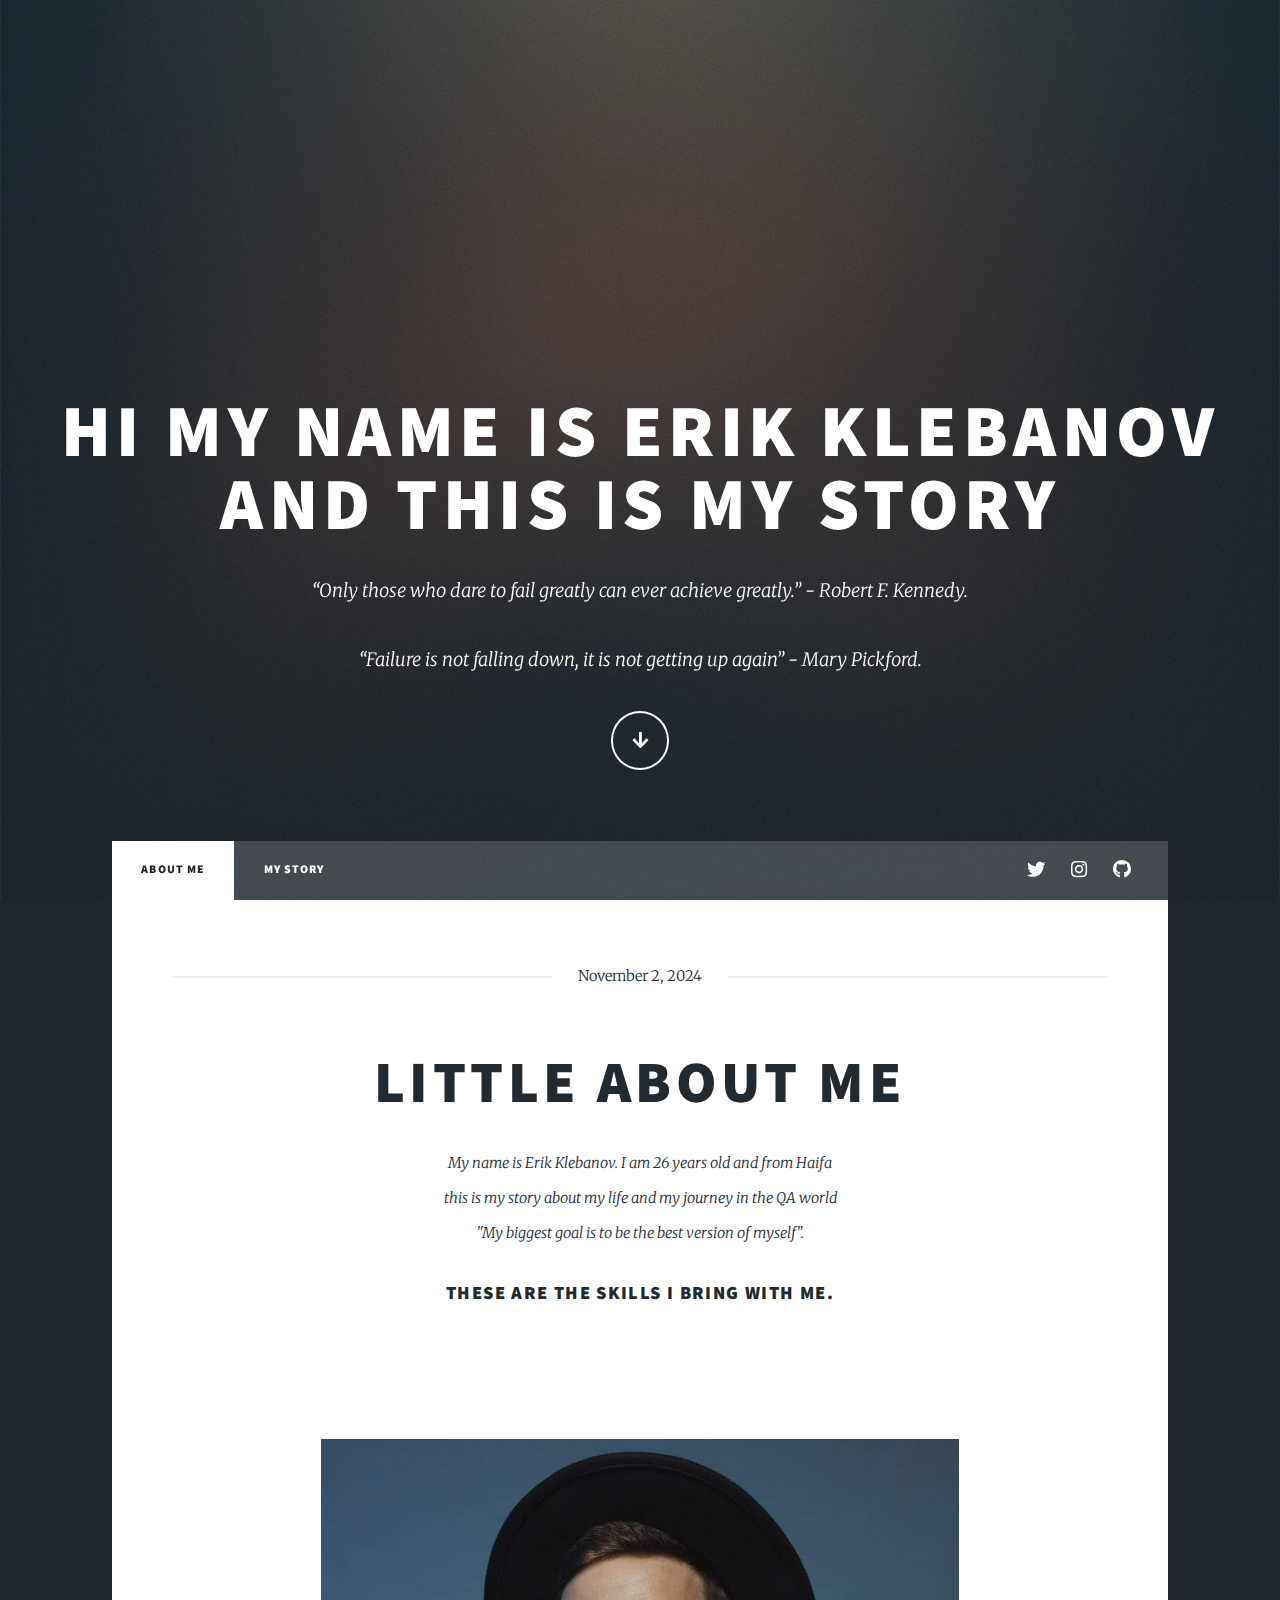
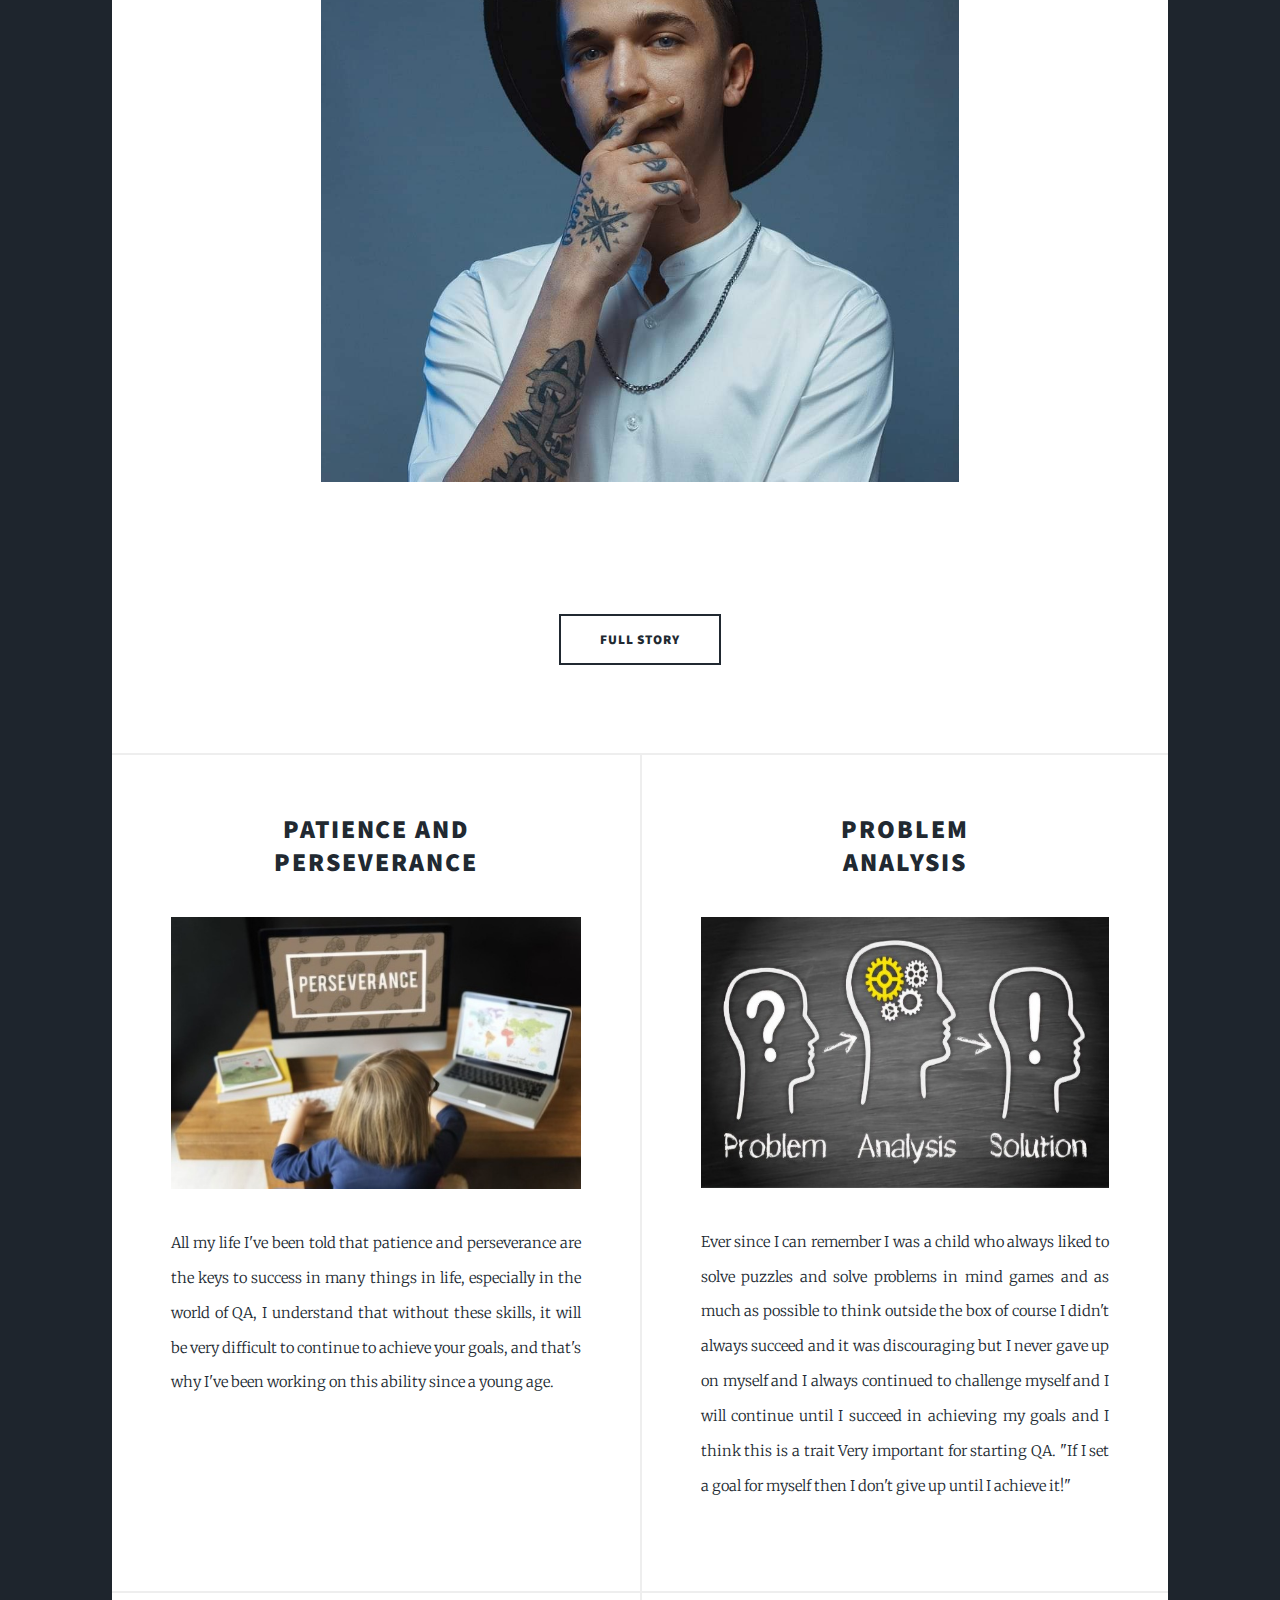
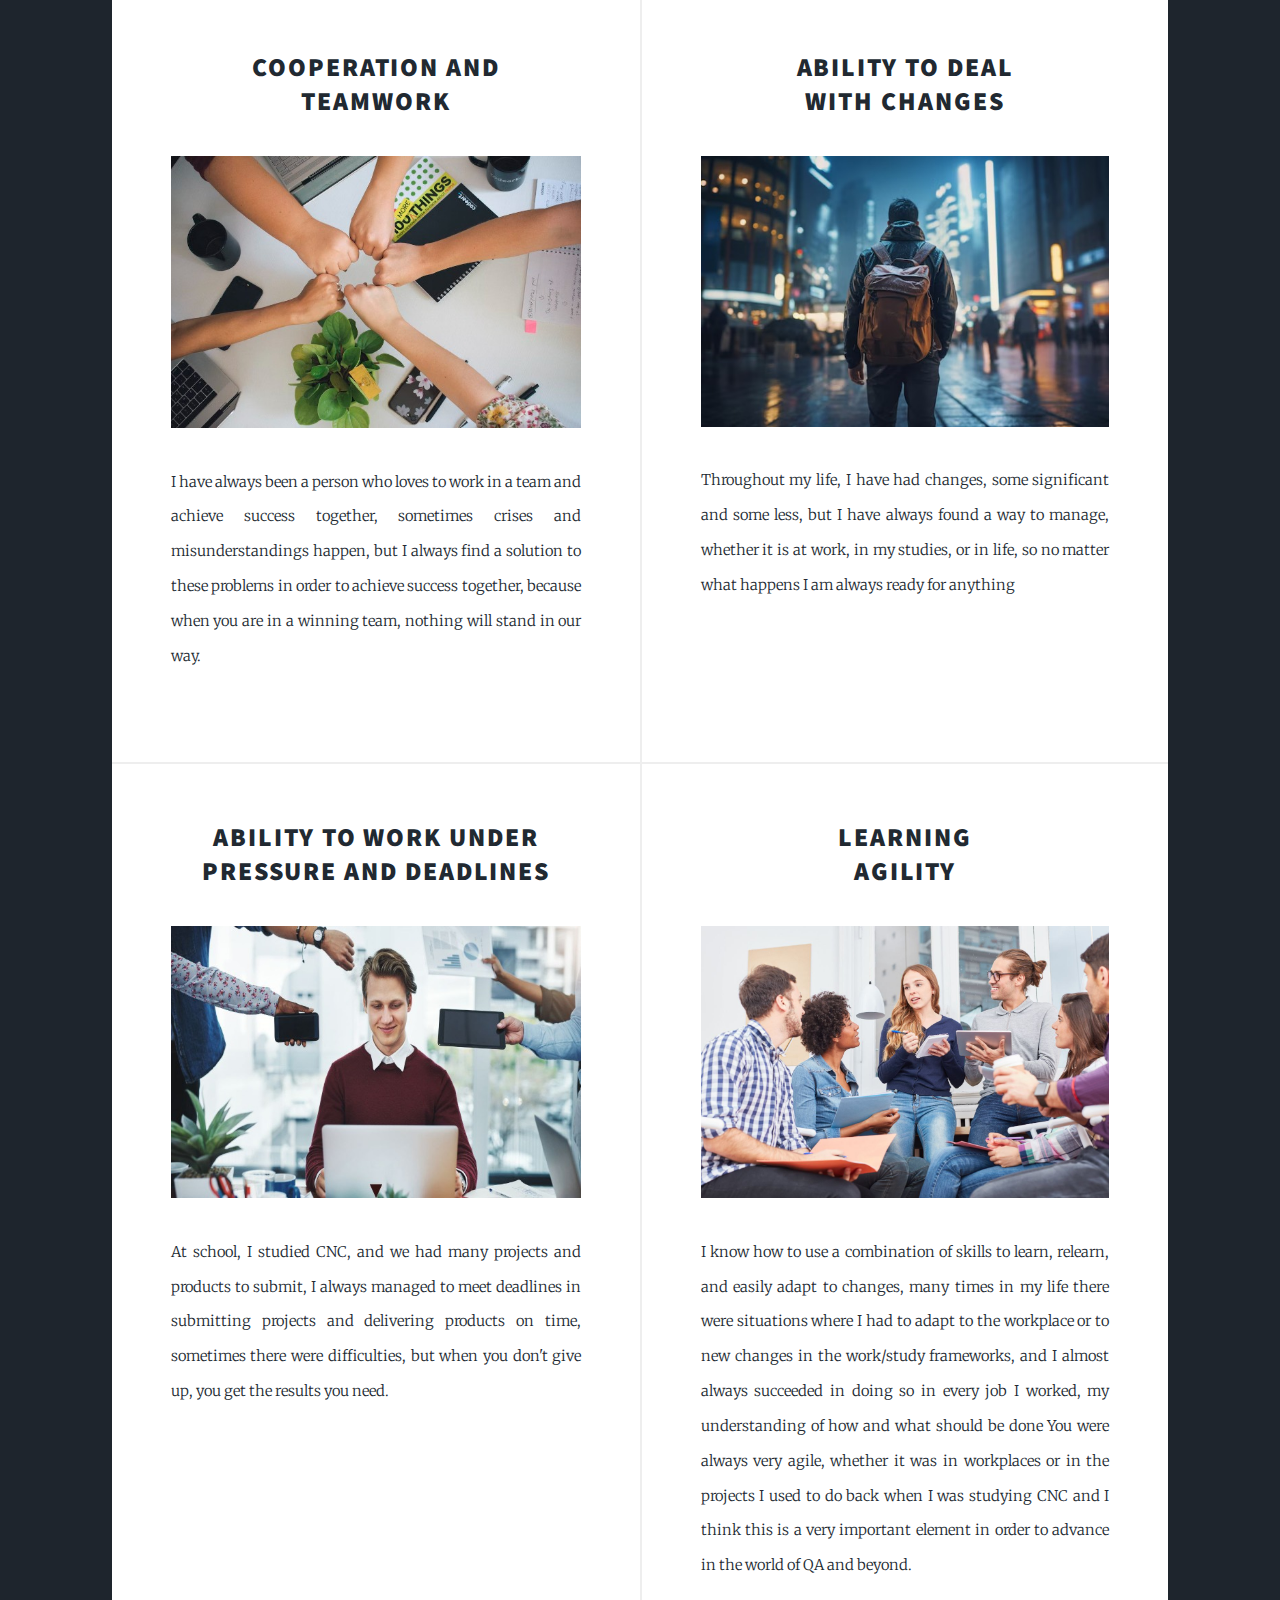
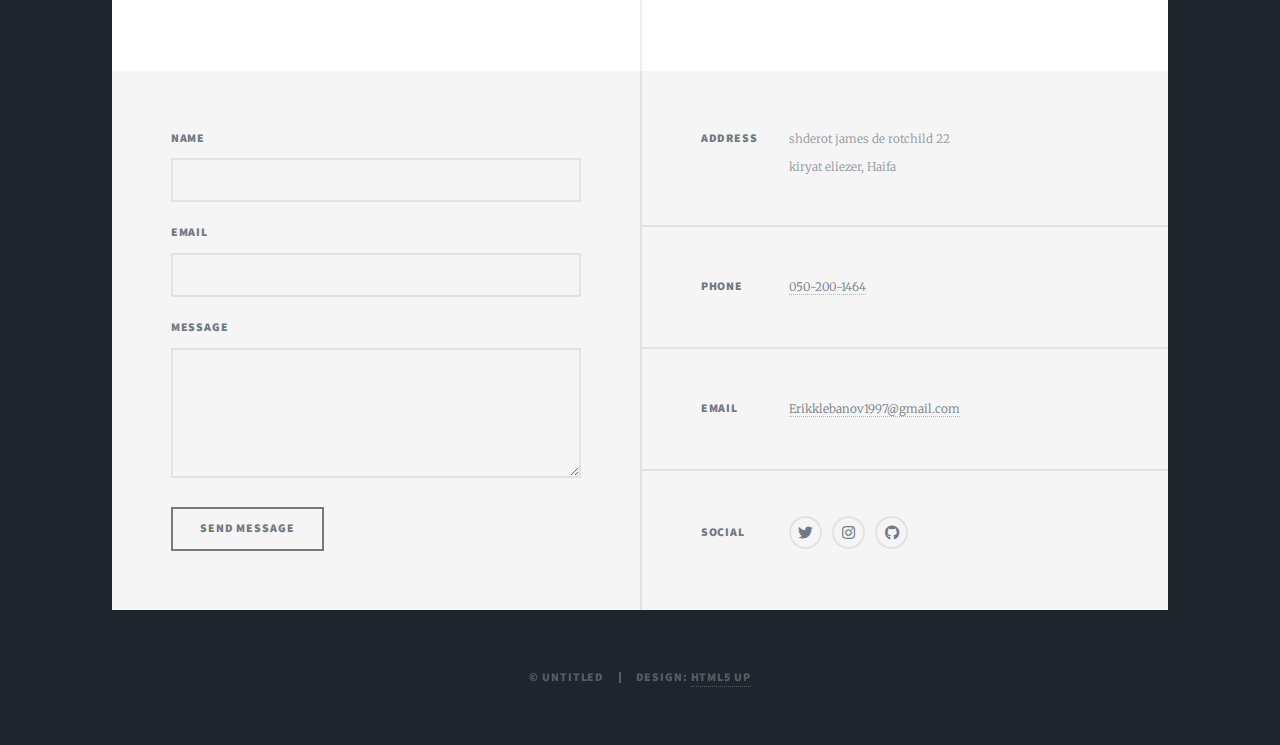
<file: index.html>
<!DOCTYPE HTML>
<!--
	Massively by HTML5 UP
	html5up.net | @ajlkn
	Free for personal and commercial use under the CCA 3.0 license (html5up.net/license)
-->
<html>
	<head>
		<title>profile website</title>
		<meta charset="utf-8" />
		<meta name="viewport" content="width=device-width, initial-scale=1, user-scalable=no" />
		<link rel="stylesheet" href="assets/css/main.css" />
		<noscript><link rel="stylesheet" href="assets/css/noscript.css" /></noscript>
	</head>
	<body class="is-preload">

		<!-- Wrapper -->
			<div id="wrapper" class="fade-in">

				<!-- Intro -->
					<div id="intro">
						<h1>Hi my name is Erik Klebanov<br />
						and this is my Story</h1>
						<p>“Only those who dare to fail greatly can ever achieve greatly.” - Robert F. Kennedy.</a><br /></p>
						<p>“Failure is not falling down, it is not getting up again” - Mary Pickford</a>.</p>
						<ul class="actions">
							<li><a href="#header" class="button icon solid solo fa-arrow-down scrolly">Continue</a></li>
						</ul>
					</div>

				<!-- Header -->
					<header id="header">
						<a href="index.html" class="logo">welcome to my website</a>
					</header>

				<!-- Nav -->
					<nav id="nav">
						<ul class="links">
							<li class="active"><a href="index.html">About me</a></li>
							<li><a href="generic.html">My Story</a></li>
						</ul>
						<ul class="icons">
							<li><a href="https://x.com/N0TE17268" class="icon brands fa-twitter"><span class="label">Twitter</span></a></li>
							<li><a href="https://www.instagram.com/n0te_official/profilecard/?igsh=NWQ4MTd0dXZybzkz" class="icon brands fa-instagram"><span class="label">Instagram</span></a></li>
							<li><a href="https://github.com/N0TE97" class="icon brands fa-github"><span class="label">GitHub</span></a></li>
						</ul>
					</nav>

				<!-- Main -->
					<div id="main">

						<!-- Featured Post -->
							<article class="post featured">
								<header class="major">
									<span class="date">November 2, 2024</span>
									<h2><a href="#">Little About Me<br />
									</a></h2>
									<p>My name is Erik Klebanov. I am 26 years old and from Haifa<br />
									this is my story about my life and my journey in the QA world<br />
									"My biggest goal is to be the best version of myself".<br />
									</p>
									<h3><a href="#">These are the skills I bring with me.<br /></a></h3>
								</header>
								<a href="#" class="image main"><img src="images/pic01.jpg" alt="" /></a>
								<ul class="actions special">
									<li><a href="generic.html" class="button large">Full Story</a></li>
								</ul>
							</article>

						<!-- Posts -->
							<section class="posts">
								<article>
									<header>
										<h2><a href="#">Patience and<br />
										perseverance</a></h2>
									</header>
									<a href="#" class="image fit"><img src="images/pic02.jpg" alt="" /></a>
									<p>All my life I've been told that patience and perseverance are the keys to success in many things in life, especially in the world of QA, I understand that without these skills, it will be very difficult to continue to achieve your goals, and that's why I've been working on this ability since a young age.</p>
									<ul class="actions special">
									</ul>
								</article>
								<article>
									<header>
										<h2><a href="#">Problem<br />
										</a>analysis</h2>
									</header>
									<a href="#" class="image fit"><img src="images/pic03.jpg" alt="" /></a>
									<p>Ever since I can remember I was a child who always liked to solve puzzles and solve problems in mind games and as much as possible to think outside the box of course I didn't always succeed and it was discouraging but I never gave up on myself and I always continued to challenge myself and I will continue until I succeed in achieving my goals and I think this is a trait Very important for starting QA.
									"If I set a goal for myself then I don't give up until I achieve it!"
</p>
									<ul class="actions special">
									</ul>
								</article>
								<article>
									<header>
										<h2><a href="#">Cooperation and<br />
										</a>teamwork</h2>
									</header>
									<a href="#" class="image fit"><img src="images/pic04.jpg" alt="" /></a>
									<p>I have always been a person who loves to work in a team and achieve success together, sometimes crises and misunderstandings happen, but I always find a solution to these problems in order to achieve success together, because when you are in a winning team, nothing will stand in our way.</p>
									<ul class="actions special">
									</ul>
								</article>
								<article>
									<header>
										<h2><a href="#">Ability to deal<br />
										with changes</a></h2>
									</header>
									<a href="#" class="image fit"><img src="images/pic05.jpg" alt="" /></a>
									<p>Throughout my life, I have had changes, some significant and some less, but I have always found a way to manage, whether it is at work, in my studies, or in life, so no matter what happens I am always ready for anything</p>
									<ul class="actions special">
									</ul>
								</article>
								<article>
									<header>
										<h2><a href="#">Ability to work under pressure and deadlines<br />
										</a></h2>
									</header>
									<a href="#" class="image fit"><img src="images/pic06.jpg" alt="" /></a>
									<p>At school, I studied CNC, and we had many projects and products to submit, I always managed to meet deadlines in submitting projects and delivering products on time, sometimes there were difficulties, but when you don't give up, you get the results you need.</p>
									<ul class="actions special">
									</ul>
								</article>
								<article>
									<header>
										<h2><a href="#">learning<br />
										</a>agility</h2>
									</header>
									<a href="#" class="image fit"><img src="images/pic07.jpg" alt="" /></a>
									<p>I know how to use a combination of skills to learn, relearn, and easily adapt to changes, many times in my life there were situations where I had to adapt to the workplace or to new changes in the work/study frameworks, and I almost always succeeded in doing so in every job I worked, my understanding of how and what should be done You were always very agile, whether it was in workplaces or in the projects I used to do back when I was studying CNC and I think this is a very important element in order to advance in the world of QA and beyond.	</p>
									<ul class="actions special">
									</ul>
								</article>
							</section>

						<!-- Footer -->
							

					</div>

				<!-- Footer -->
					<footer id="footer">
						<section>
							<form method="post" action="#">
								<div class="fields">
									<div class="field">
										<label for="name">Name</label>
										<input type="text" name="name" id="name" />
									</div>
									<div class="field">
										<label for="email">Email</label>
										<input type="text" name="email" id="email" />
									</div>
									<div class="field">
										<label for="message">Message</label>
										<textarea name="message" id="message" rows="3"></textarea>
									</div>
								</div>
								<ul class="actions">
									<li><input type="submit" value="Send Message" /></li>
								</ul>
							</form>
						</section>
						<section class="split contact">
							<section class="alt">
								<h3>Address</h3>
								<p>shderot james de rotchild 22<br />
								kiryat eliezer, Haifa</p>
							</section>
							<section>
								<h3>Phone</h3>
								<p><a href="#">050-200-1464</a></p>
							</section>
							<section>
								<h3>Email</h3>
								<p><a href="#">Erikklebanov1997@gmail.com</a></p>
							</section>
							<section>
								<h3>Social</h3>
								<ul class="icons alt">
									<li><a href="https://x.com/N0TE17268" class="icon brands alt fa-twitter"><span class="label">Twitter</span></a></li>
									<li><a href="https://www.instagram.com/n0te_official/profilecard/?igsh=NWQ4MTd0dXZybzkz" class="icon brands alt fa-instagram"><span class="label">Instagram</span></a></li>
									<li><a href="https://github.com/N0TE97" class="icon brands alt fa-github"><span class="label">GitHub</span></a></li>
								</ul>
							</section>
						</section>
					</footer>

				<!-- Copyright -->
					<div id="copyright">
						<ul><li>&copy; Untitled</li><li>Design: <a href="https://html5up.net">HTML5 UP</a></li></ul>
					</div>

			</div>

		<!-- Scripts -->
			<script src="assets/js/jquery.min.js"></script>
			<script src="assets/js/jquery.scrollex.min.js"></script>
			<script src="assets/js/jquery.scrolly.min.js"></script>
			<script src="assets/js/browser.min.js"></script>
			<script src="assets/js/breakpoints.min.js"></script>
			<script src="assets/js/util.js"></script>
			<script src="assets/js/main.js"></script>

	</body>
</html>
</file>
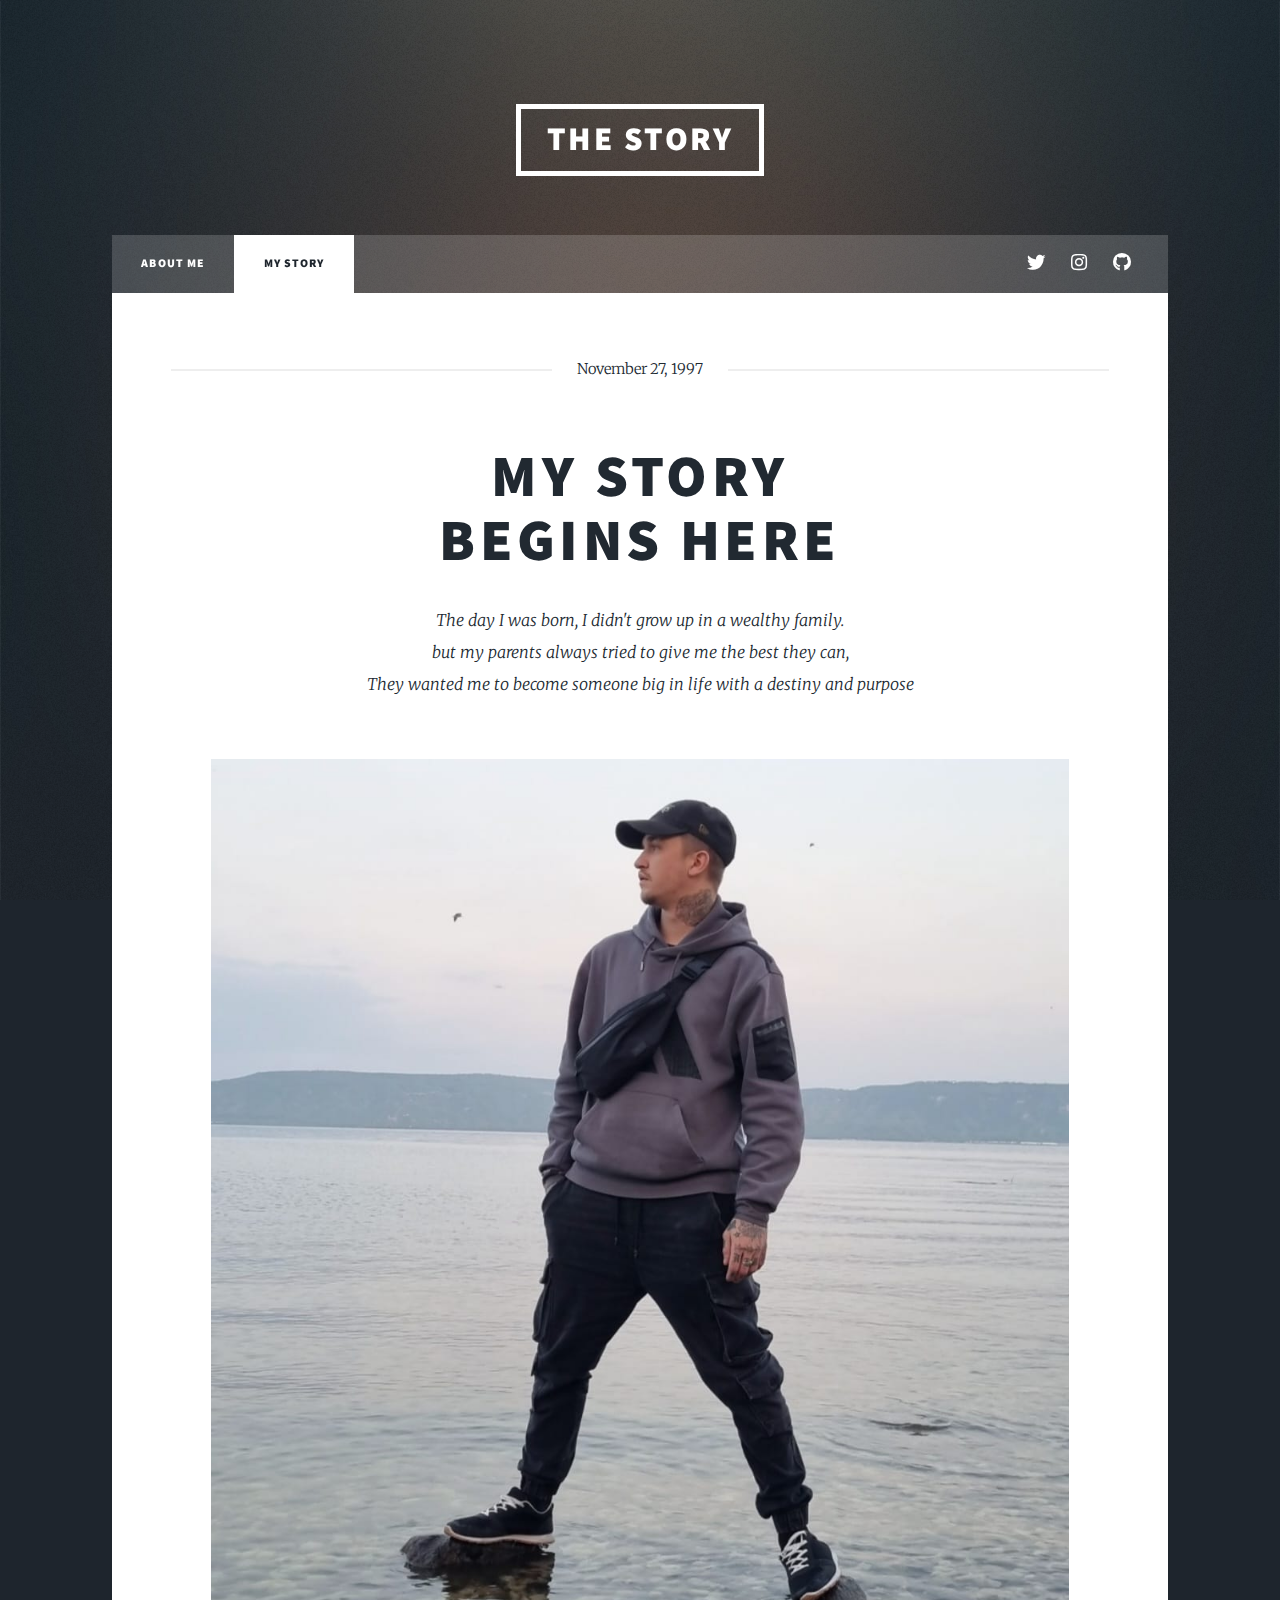
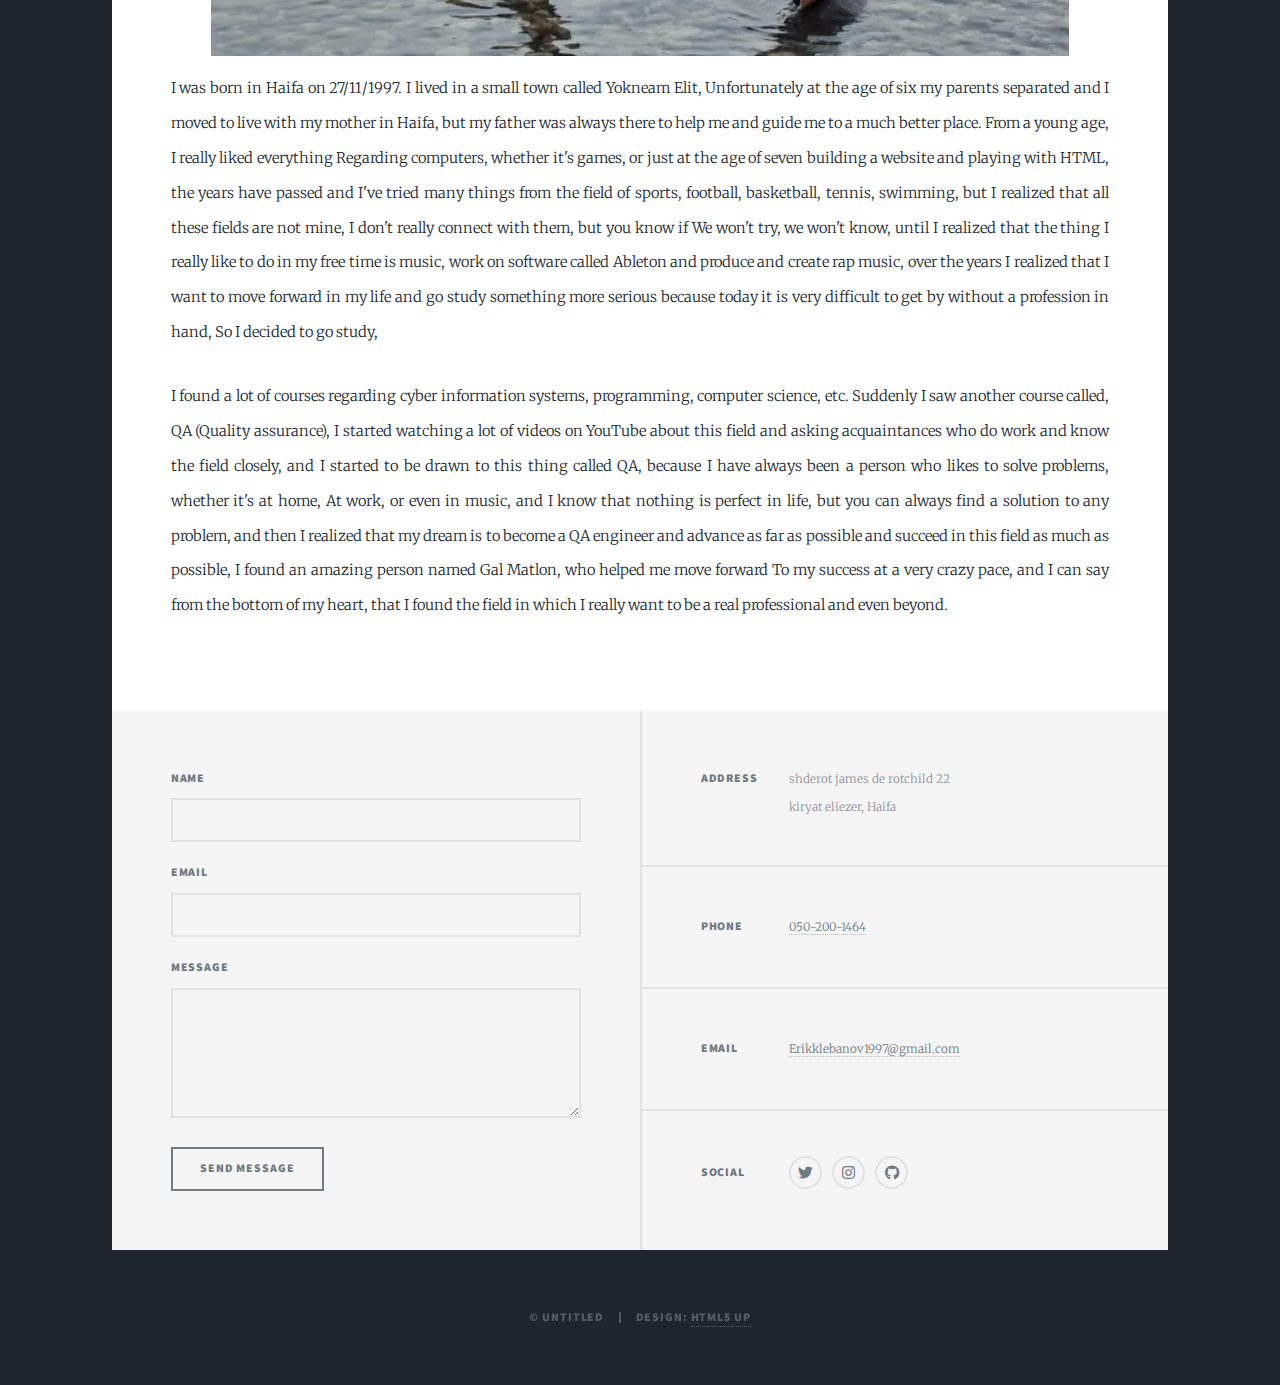
<file: generic.html>
<!DOCTYPE HTML>
<!--
	Massively by HTML5 UP
	html5up.net | @ajlkn
	Free for personal and commercial use under the CCA 3.0 license (html5up.net/license)
-->
<html>
	<head>
		<title>profile website</title>
		<meta charset="utf-8" />
		<meta name="viewport" content="width=device-width, initial-scale=1, user-scalable=no" />
		<link rel="stylesheet" href="assets/css/main.css" />
		<noscript><link rel="stylesheet" href="assets/css/noscript.css" /></noscript>
	</head>
	<body class="is-preload">

		<!-- Wrapper -->
			<div id="wrapper">

				<!-- Header -->
					<header id="header">
						<a href="index.html" class="logo">The story</a>
					</header>

				<!-- Nav -->
					<nav id="nav">
						<ul class="links">
							<li><a href="index.html">About me</a></li>
							<li class="active"><a href="generic.html">My story</a></li>
						</ul>
						<ul class="icons">
							<li><a href="https://x.com/N0TE17268" class="icon brands fa-twitter"><span class="label">Twitter</span></a></li>
							<li><a href="https://www.instagram.com/n0te_official/profilecard/?igsh=NWQ4MTd0dXZybzkz" class="icon brands fa-instagram"><span class="label">Instagram</span></a></li>
							<li><a href="https://github.com/N0TE97" class="icon brands fa-github"><span class="label">GitHub</span></a></li>
						</ul>
					</nav>

				<!-- Main -->
					<div id="main">

						<!-- Post -->
							<section class="post">
								<header class="major">
									<span class="date">November 27, 1997</span>
									<h1>My Story<br />
									 Begins Here</h1>
									<p>The day I was born, I didn't grow up in a wealthy family.<br />
									but my parents always tried to give me the best they can,<br />
									They wanted me to become someone big in life with a destiny and purpose</p>
								</header>					
								<div class="image main1"><img src="images/pic11.jpeg" alt="" /></div>
								<p>I was born in Haifa on 27/11/1997. I lived in a small town called Yokneam Elit, Unfortunately at the age of six my parents separated and I moved to live with my mother in Haifa, but my father was always there to help me and guide me to a much better place. From a young age, I really liked everything Regarding computers, whether it's games, or just at the age of seven building a website and playing with HTML, the years have passed and I've tried many things from the field of sports, football, basketball, tennis, swimming, but I realized that all these fields are not mine, I don't really connect with them, but you know if We won't try, we won't know, until I realized that the thing I really like to do in my free time is music, work on software called Ableton and produce and create rap music, over the years I realized that I want to move forward in my life and go study something more serious because today it is very difficult to get by without a profession in hand, So I decided to go study,</p>
								<p>I found a lot of courses regarding cyber information systems, programming, computer science, etc.
								Suddenly I saw another course called, QA (Quality assurance), I started watching a lot of videos on YouTube about this field and asking acquaintances who do work and know the field closely, and I started to be drawn to this thing called QA, because I have always been a person who likes to solve problems, whether it's at home, At work, or even in music, and I know that nothing is perfect in life, but you can always find a solution to any problem, and then I realized that my dream is to become a QA engineer and advance as far as possible and succeed in this field as much as possible, I found an amazing person named Gal Matlon, who helped me move forward To my success at a very crazy pace, and I can say from the bottom of my heart, that I found the field in which I really want to be a real professional and even beyond.</p>
							</section>

					</div>

				<!-- Footer -->
					<footer id="footer">
						<section>
							<form method="post" action="#">
								<div class="fields">
									<div class="field">
										<label for="name">Name</label>
										<input type="text" name="name" id="name" />
									</div>
									<div class="field">
										<label for="email">Email</label>
										<input type="text" name="email" id="email" />
									</div>
									<div class="field">
										<label for="message">Message</label>
										<textarea name="message" id="message" rows="3"></textarea>
									</div>
								</div>
								<ul class="actions">
									<li><input type="submit" value="Send Message" /></li>
								</ul>
							</form>
						</section>
						<section class="split contact">
							<section class="alt">
								<h3>Address</h3>
								<p>shderot james de rotchild 22<br />
								kiryat eliezer, Haifa</p>
							</section>
							<section>
								<h3>Phone</h3>
								<p><a href="#">050-200-1464</a></p>
							</section>
							<section>
								<h3>Email</h3>
								<p><a href="#">Erikklebanov1997@gmail.com</a></p>
							</section>
							<section>
								<h3>Social</h3>
								<ul class="icons alt">
									<li><a href="https://x.com/N0TE17268" class="icon brands alt fa-twitter"><span class="label">Twitter</span></a></li>
									<li><a href="https://www.instagram.com/n0te_official/profilecard/?igsh=NWQ4MTd0dXZybzkz" class="icon brands alt fa-instagram"><span class="label">Instagram</span></a></li>
									<li><a href="https://github.com/N0TE97" class="icon brands alt fa-github"><span class="label">GitHub</span></a></li>
								</ul>
							</section>
						</section>
					</footer>

				<!-- Copyright -->
					<div id="copyright">
						<ul><li>&copy; Untitled</li><li>Design: <a href="https://html5up.net">HTML5 UP</a></li></ul>
					</div>

			</div>

		<!-- Scripts -->
			<script src="assets/js/jquery.min.js"></script>
			<script src="assets/js/jquery.scrollex.min.js"></script>
			<script src="assets/js/jquery.scrolly.min.js"></script>
			<script src="assets/js/browser.min.js"></script>
			<script src="assets/js/breakpoints.min.js"></script>
			<script src="assets/js/util.js"></script>
			<script src="assets/js/main.js"></script>

	</body>
</html>
</file>
<file: assets/css/main.css>
@import url(fontawesome-all.min.css);
@import url("https://fonts.googleapis.com/css?family=Merriweather:300,700,300italic,700italic|Source+Sans+Pro:900");

/*
	Massively by HTML5 UP
	html5up.net | @ajlkn
	Free for personal and commercial use under the CCA 3.0 license (html5up.net/license)
*/

html, body, div, span, applet, object,
iframe, h1, h2, h3, h4, h5, h6, p, blockquote,
pre, a, abbr, acronym, address, big, cite,
code, del, dfn, em, img, ins, kbd, q, s, samp,
small, strike, strong, sub, sup, tt, var, b,
u, i, center, dl, dt, dd, ol, ul, li, fieldset,
form, label, legend, table, caption, tbody,
tfoot, thead, tr, th, td, article, aside,
canvas, details, embed, figure, figcaption,
footer, header, hgroup, menu, nav, output, ruby,
section, summary, time, mark, audio, video {
	margin: 0;
	padding: 0;
	border: 0;
	font-size: 100%;
	font: inherit;
	vertical-align: baseline;}

article, aside, details, figcaption, figure,
footer, header, hgroup, menu, nav, section {
	display: block;}

body {
	line-height: 1;
}

ol, ul {
	list-style: none;
}

blockquote, q {
	quotes: none;
}

	blockquote:before, blockquote:after, q:before, q:after {
		content: '';
		content: none;
	}

table {
	border-collapse: collapse;
	border-spacing: 0;
}

body {
	-webkit-text-size-adjust: none;
}

mark {
	background-color: transparent;
	color: inherit;
}

input::-moz-focus-inner {
	border: 0;
	padding: 0;
}

input, select, textarea {
	-moz-appearance: none;
	-webkit-appearance: none;
	-ms-appearance: none;
	appearance: none;
}

/* Basic */

	@-ms-viewport {
		width: device-width;
	}

	body {
		-ms-overflow-style: scrollbar;
	}

	@media screen and (max-width: 480px) {

		html, body {
			min-width: 320px;
		}

	}

	html {
		box-sizing: border-box;
	}

	*, *:before, *:after {
		box-sizing: inherit;
	}

	body {
		background-color: #1e252d;
	}

		body.is-preload *, body.is-preload *:before, body.is-preload *:after {
			-moz-animation: none !important;
			-webkit-animation: none !important;
			-ms-animation: none !important;
			animation: none !important;
			-moz-transition: none !important;
			-webkit-transition: none !important;
			-ms-transition: none !important;
			transition: none !important;
		}

/* Type */

	html {
		font-size: 16pt;
	}

		@media screen and (max-width: 1680px) {

			html {
				font-size: 12pt;
			}

		}

		@media screen and (max-width: 1280px) {

			html {
				font-size: 11pt;
			}

		}

		@media screen and (max-width: 360px) {

			html {
				font-size: 10pt;
			}

		}

	body {
		color: #212931;
	}

	body, input, select, textarea {
		font-family: "Merriweather", Georgia, serif;
		font-weight: 300;
		font-size: 1rem;
		line-height: 2.375;
	}

	a {
		-moz-transition: color 0.2s ease-in-out, background-color 0.2s ease-in-out, border-color 0.2s ease-in-out, box-shadow 0.2s ease-in-out;
		-webkit-transition: color 0.2s ease-in-out, background-color 0.2s ease-in-out, border-color 0.2s ease-in-out, box-shadow 0.2s ease-in-out;
		-ms-transition: color 0.2s ease-in-out, background-color 0.2s ease-in-out, border-color 0.2s ease-in-out, box-shadow 0.2s ease-in-out;
		transition: color 0.2s ease-in-out, background-color 0.2s ease-in-out, border-color 0.2s ease-in-out, box-shadow 0.2s ease-in-out;
		border-bottom: dotted 1px;
		text-decoration: none;
	}

		a:hover {
			border-bottom-color: transparent;
		}

	strong, b {
		font-weight: 600;
	}

	em, i {
		font-style: italic;
	}

	p {
		text-align: justify;
		margin: 0 0 2rem 0;
	}

	h1, h2, h3, h4, h5, h6 {
		font-family: "Source Sans Pro", Helvetica, sans-serif;
		font-weight: 900;
		line-height: 1.5;
		letter-spacing: 0.075em;
		text-transform: uppercase;
		margin: 0 0 1rem 0;
	}

		h1 a, h2 a, h3 a, h4 a, h5 a, h6 a {
			border-bottom: 0;
			color: inherit;
			text-decoration: none;
		}

	h1 {
		font-size: 4rem;
		line-height: 1.1;
		margin: 0 0 2rem 0;
	}

	h2 {
		font-size: 1.75rem;
		line-height: 1.3;
		margin: 0 0 1.5rem 0;
	}

	h3 {
		font-size: 1.25rem;
		margin: 0 0 1.5rem 0;
	}

	h4 {
		font-size: 1rem;
	}

	h5 {
		font-size: 0.9rem;
	}

	h6 {
		font-size: 0.8rem;
	}

	sub {
		font-size: 0.8rem;
		position: relative;
		top: 0.5rem;
	}

	sup {
		font-size: 0.8rem;
		position: relative;
		top: -0.5rem;
	}

	blockquote {
		border-left: solid 4px;
		font-style: italic;
		margin: 0 0 2rem 0;
		padding: 0.5rem 0 0.5rem 2rem;
	}

	code {
		border: solid 2px;
		font-family: "Courier New", monospace;
		font-size: 0.9rem;
		margin: 0 0.25rem;
		padding: 0.25rem 0.65rem;
	}

	pre {
		-webkit-overflow-scrolling: touch;
		font-family: "Courier New", monospace;
		font-size: 0.9rem;
		margin: 0 0 2rem 0;
	}

		pre code {
			display: block;
			line-height: 1.75;
			padding: 1rem 1.5rem;
			overflow-x: auto;
		}

	hr {
		border: 0;
		border-bottom: solid 2px;
		margin: 3rem 0;
	}

		hr.major {
			margin: 5rem 0;
		}

	.align-left {
		text-align: left;
	}

	.align-center {
		text-align: center;
	}

	.align-right {
		text-align: right;
	}

	input, select, textarea {
		color: #212931;
	}

	a {
		color: #212931;
		border-bottom-color: rgba(33, 41, 49, 0.5);
	}

		a:hover {
			border-bottom-color: transparent;
			color: #18bfef !important;
		}

	strong, b {
		color: #212931;
	}

	h1, h2, h3, h4, h5, h6 {
		color: #212931;
	}

	blockquote {
		border-left-color: #eeeeee;
	}

	code {
		background: rgba(220, 220, 220, 0.25);
		border-color: #eeeeee;
	}

	hr {
		border-bottom-color: #eeeeee;
	}

/* Row */

	.row {
		display: flex;
		flex-wrap: wrap;
		box-sizing: border-box;
		align-items: stretch;
	}

		.row > * {
			box-sizing: border-box;
		}

		.row.gtr-uniform > * > :last-child {
			margin-bottom: 0;
		}

		.row.aln-left {
			justify-content: flex-start;
		}

		.row.aln-center {
			justify-content: center;
		}

		.row.aln-right {
			justify-content: flex-end;
		}

		.row.aln-top {
			align-items: flex-start;
		}

		.row.aln-middle {
			align-items: center;
		}

		.row.aln-bottom {
			align-items: flex-end;
		}

		.row > .imp {
			order: -1;
		}

		.row > .col-1 {
			width: 8.33333%;
		}

		.row > .off-1 {
			margin-left: 8.33333%;
		}

		.row > .col-2 {
			width: 16.66667%;
		}

		.row > .off-2 {
			margin-left: 16.66667%;
		}

		.row > .col-3 {
			width: 25%;
		}

		.row > .off-3 {
			margin-left: 25%;
		}

		.row > .col-4 {
			width: 33.33333%;
		}

		.row > .off-4 {
			margin-left: 33.33333%;
		}

		.row > .col-5 {
			width: 41.66667%;
		}

		.row > .off-5 {
			margin-left: 41.66667%;
		}

		.row > .col-6 {
			width: 50%;
		}

		.row > .off-6 {
			margin-left: 50%;
		}

		.row > .col-7 {
			width: 58.33333%;
		}

		.row > .off-7 {
			margin-left: 58.33333%;
		}

		.row > .col-8 {
			width: 66.66667%;
		}

		.row > .off-8 {
			margin-left: 66.66667%;
		}

		.row > .col-9 {
			width: 75%;
		}

		.row > .off-9 {
			margin-left: 75%;
		}

		.row > .col-10 {
			width: 83.33333%;
		}

		.row > .off-10 {
			margin-left: 83.33333%;
		}

		.row > .col-11 {
			width: 91.66667%;
		}

		.row > .off-11 {
			margin-left: 91.66667%;
		}

		.row > .col-12 {
			width: 100%;
		}

		.row > .off-12 {
			margin-left: 100%;
		}

		.row.gtr-0 {
			margin-top: 0;
			margin-left: 0rem;
		}

			.row.gtr-0 > * {
				padding: 0 0 0 0rem;
			}

			.row.gtr-0.gtr-uniform {
				margin-top: 0rem;
			}

				.row.gtr-0.gtr-uniform > * {
					padding-top: 0rem;
				}

		.row.gtr-25 {
			margin-top: 0;
			margin-left: -0.375rem;
		}

			.row.gtr-25 > * {
				padding: 0 0 0 0.375rem;
			}

			.row.gtr-25.gtr-uniform {
				margin-top: -0.375rem;
			}

				.row.gtr-25.gtr-uniform > * {
					padding-top: 0.375rem;
				}

		.row.gtr-50 {
			margin-top: 0;
			margin-left: -0.75rem;
		}

			.row.gtr-50 > * {
				padding: 0 0 0 0.75rem;
			}

			.row.gtr-50.gtr-uniform {
				margin-top: -0.75rem;
			}

				.row.gtr-50.gtr-uniform > * {
					padding-top: 0.75rem;
				}

		.row {
			margin-top: 0;
			margin-left: -1.5rem;
		}

			.row > * {
				padding: 0 0 0 1.5rem;
			}

			.row.gtr-uniform {
				margin-top: -1.5rem;
			}

				.row.gtr-uniform > * {
					padding-top: 1.5rem;
				}

		.row.gtr-150 {
			margin-top: 0;
			margin-left: -2.25rem;
		}

			.row.gtr-150 > * {
				padding: 0 0 0 2.25rem;
			}

			.row.gtr-150.gtr-uniform {
				margin-top: -2.25rem;
			}

				.row.gtr-150.gtr-uniform > * {
					padding-top: 2.25rem;
				}

		.row.gtr-200 {
			margin-top: 0;
			margin-left: -3rem;
		}

			.row.gtr-200 > * {
				padding: 0 0 0 3rem;
			}

			.row.gtr-200.gtr-uniform {
				margin-top: -3rem;
			}

				.row.gtr-200.gtr-uniform > * {
					padding-top: 3rem;
				}

		@media screen and (max-width: 1680px) {

			.row {
				display: flex;
				flex-wrap: wrap;
				box-sizing: border-box;
				align-items: stretch;
			}

				.row > * {
					box-sizing: border-box;
				}

				.row.gtr-uniform > * > :last-child {
					margin-bottom: 0;
				}

				.row.aln-left {
					justify-content: flex-start;
				}

				.row.aln-center {
					justify-content: center;
				}

				.row.aln-right {
					justify-content: flex-end;
				}

				.row.aln-top {
					align-items: flex-start;
				}

				.row.aln-middle {
					align-items: center;
				}

				.row.aln-bottom {
					align-items: flex-end;
				}

				.row > .imp-xlarge {
					order: -1;
				}

				.row > .col-1-xlarge {
					width: 8.33333%;
				}

				.row > .off-1-xlarge {
					margin-left: 8.33333%;
				}

				.row > .col-2-xlarge {
					width: 16.66667%;
				}

				.row > .off-2-xlarge {
					margin-left: 16.66667%;
				}

				.row > .col-3-xlarge {
					width: 25%;
				}

				.row > .off-3-xlarge {
					margin-left: 25%;
				}

				.row > .col-4-xlarge {
					width: 33.33333%;
				}

				.row > .off-4-xlarge {
					margin-left: 33.33333%;
				}

				.row > .col-5-xlarge {
					width: 41.66667%;
				}

				.row > .off-5-xlarge {
					margin-left: 41.66667%;
				}

				.row > .col-6-xlarge {
					width: 50%;
				}

				.row > .off-6-xlarge {
					margin-left: 50%;
				}

				.row > .col-7-xlarge {
					width: 58.33333%;
				}

				.row > .off-7-xlarge {
					margin-left: 58.33333%;
				}

				.row > .col-8-xlarge {
					width: 66.66667%;
				}

				.row > .off-8-xlarge {
					margin-left: 66.66667%;
				}

				.row > .col-9-xlarge {
					width: 75%;
				}

				.row > .off-9-xlarge {
					margin-left: 75%;
				}

				.row > .col-10-xlarge {
					width: 83.33333%;
				}

				.row > .off-10-xlarge {
					margin-left: 83.33333%;
				}

				.row > .col-11-xlarge {
					width: 91.66667%;
				}

				.row > .off-11-xlarge {
					margin-left: 91.66667%;
				}

				.row > .col-12-xlarge {
					width: 100%;
				}

				.row > .off-12-xlarge {
					margin-left: 100%;
				}

				.row.gtr-0 {
					margin-top: 0;
					margin-left: 0rem;
				}

					.row.gtr-0 > * {
						padding: 0 0 0 0rem;
					}

					.row.gtr-0.gtr-uniform {
						margin-top: 0rem;
					}

						.row.gtr-0.gtr-uniform > * {
							padding-top: 0rem;
						}

				.row.gtr-25 {
					margin-top: 0;
					margin-left: -0.375rem;
				}

					.row.gtr-25 > * {
						padding: 0 0 0 0.375rem;
					}

					.row.gtr-25.gtr-uniform {
						margin-top: -0.375rem;
					}

						.row.gtr-25.gtr-uniform > * {
							padding-top: 0.375rem;
						}

				.row.gtr-50 {
					margin-top: 0;
					margin-left: -0.75rem;
				}

					.row.gtr-50 > * {
						padding: 0 0 0 0.75rem;
					}

					.row.gtr-50.gtr-uniform {
						margin-top: -0.75rem;
					}

						.row.gtr-50.gtr-uniform > * {
							padding-top: 0.75rem;
						}

				.row {
					margin-top: 0;
					margin-left: -1.5rem;
				}

					.row > * {
						padding: 0 0 0 1.5rem;
					}

					.row.gtr-uniform {
						margin-top: -1.5rem;
					}

						.row.gtr-uniform > * {
							padding-top: 1.5rem;
						}

				.row.gtr-150 {
					margin-top: 0;
					margin-left: -2.25rem;
				}

					.row.gtr-150 > * {
						padding: 0 0 0 2.25rem;
					}

					.row.gtr-150.gtr-uniform {
						margin-top: -2.25rem;
					}

						.row.gtr-150.gtr-uniform > * {
							padding-top: 2.25rem;
						}

				.row.gtr-200 {
					margin-top: 0;
					margin-left: -3rem;
				}

					.row.gtr-200 > * {
						padding: 0 0 0 3rem;
					}

					.row.gtr-200.gtr-uniform {
						margin-top: -3rem;
					}

						.row.gtr-200.gtr-uniform > * {
							padding-top: 3rem;
						}

		}

		@media screen and (max-width: 1280px) {

			.row {
				display: flex;
				flex-wrap: wrap;
				box-sizing: border-box;
				align-items: stretch;
			}

				.row > * {
					box-sizing: border-box;
				}

				.row.gtr-uniform > * > :last-child {
					margin-bottom: 0;
				}

				.row.aln-left {
					justify-content: flex-start;
				}

				.row.aln-center {
					justify-content: center;
				}

				.row.aln-right {
					justify-content: flex-end;
				}

				.row.aln-top {
					align-items: flex-start;
				}

				.row.aln-middle {
					align-items: center;
				}

				.row.aln-bottom {
					align-items: flex-end;
				}

				.row > .imp-large {
					order: -1;
				}

				.row > .col-1-large {
					width: 8.33333%;
				}

				.row > .off-1-large {
					margin-left: 8.33333%;
				}

				.row > .col-2-large {
					width: 16.66667%;
				}

				.row > .off-2-large {
					margin-left: 16.66667%;
				}

				.row > .col-3-large {
					width: 25%;
				}

				.row > .off-3-large {
					margin-left: 25%;
				}

				.row > .col-4-large {
					width: 33.33333%;
				}

				.row > .off-4-large {
					margin-left: 33.33333%;
				}

				.row > .col-5-large {
					width: 41.66667%;
				}

				.row > .off-5-large {
					margin-left: 41.66667%;
				}

				.row > .col-6-large {
					width: 50%;
				}

				.row > .off-6-large {
					margin-left: 50%;
				}

				.row > .col-7-large {
					width: 58.33333%;
				}

				.row > .off-7-large {
					margin-left: 58.33333%;
				}

				.row > .col-8-large {
					width: 66.66667%;
				}

				.row > .off-8-large {
					margin-left: 66.66667%;
				}

				.row > .col-9-large {
					width: 75%;
				}

				.row > .off-9-large {
					margin-left: 75%;
				}

				.row > .col-10-large {
					width: 83.33333%;
				}

				.row > .off-10-large {
					margin-left: 83.33333%;
				}

				.row > .col-11-large {
					width: 91.66667%;
				}

				.row > .off-11-large {
					margin-left: 91.66667%;
				}

				.row > .col-12-large {
					width: 100%;
				}

				.row > .off-12-large {
					margin-left: 100%;
				}

				.row.gtr-0 {
					margin-top: 0;
					margin-left: 0rem;
				}

					.row.gtr-0 > * {
						padding: 0 0 0 0rem;
					}

					.row.gtr-0.gtr-uniform {
						margin-top: 0rem;
					}

						.row.gtr-0.gtr-uniform > * {
							padding-top: 0rem;
						}

				.row.gtr-25 {
					margin-top: 0;
					margin-left: -0.375rem;
				}

					.row.gtr-25 > * {
						padding: 0 0 0 0.375rem;
					}

					.row.gtr-25.gtr-uniform {
						margin-top: -0.375rem;
					}

						.row.gtr-25.gtr-uniform > * {
							padding-top: 0.375rem;
						}

				.row.gtr-50 {
					margin-top: 0;
					margin-left: -0.75rem;
				}

					.row.gtr-50 > * {
						padding: 0 0 0 0.75rem;
					}

					.row.gtr-50.gtr-uniform {
						margin-top: -0.75rem;
					}

						.row.gtr-50.gtr-uniform > * {
							padding-top: 0.75rem;
						}

				.row {
					margin-top: 0;
					margin-left: -1.5rem;
				}

					.row > * {
						padding: 0 0 0 1.5rem;
					}

					.row.gtr-uniform {
						margin-top: -1.5rem;
					}

						.row.gtr-uniform > * {
							padding-top: 1.5rem;
						}

				.row.gtr-150 {
					margin-top: 0;
					margin-left: -2.25rem;
				}

					.row.gtr-150 > * {
						padding: 0 0 0 2.25rem;
					}

					.row.gtr-150.gtr-uniform {
						margin-top: -2.25rem;
					}

						.row.gtr-150.gtr-uniform > * {
							padding-top: 2.25rem;
						}

				.row.gtr-200 {
					margin-top: 0;
					margin-left: -3rem;
				}

					.row.gtr-200 > * {
						padding: 0 0 0 3rem;
					}

					.row.gtr-200.gtr-uniform {
						margin-top: -3rem;
					}

						.row.gtr-200.gtr-uniform > * {
							padding-top: 3rem;
						}

		}

		@media screen and (max-width: 980px) {

			.row {
				display: flex;
				flex-wrap: wrap;
				box-sizing: border-box;
				align-items: stretch;
			}

				.row > * {
					box-sizing: border-box;
				}

				.row.gtr-uniform > * > :last-child {
					margin-bottom: 0;
				}

				.row.aln-left {
					justify-content: flex-start;
				}

				.row.aln-center {
					justify-content: center;
				}

				.row.aln-right {
					justify-content: flex-end;
				}

				.row.aln-top {
					align-items: flex-start;
				}

				.row.aln-middle {
					align-items: center;
				}

				.row.aln-bottom {
					align-items: flex-end;
				}

				.row > .imp-medium {
					order: -1;
				}

				.row > .col-1-medium {
					width: 8.33333%;
				}

				.row > .off-1-medium {
					margin-left: 8.33333%;
				}

				.row > .col-2-medium {
					width: 16.66667%;
				}

				.row > .off-2-medium {
					margin-left: 16.66667%;
				}

				.row > .col-3-medium {
					width: 25%;
				}

				.row > .off-3-medium {
					margin-left: 25%;
				}

				.row > .col-4-medium {
					width: 33.33333%;
				}

				.row > .off-4-medium {
					margin-left: 33.33333%;
				}

				.row > .col-5-medium {
					width: 41.66667%;
				}

				.row > .off-5-medium {
					margin-left: 41.66667%;
				}

				.row > .col-6-medium {
					width: 50%;
				}

				.row > .off-6-medium {
					margin-left: 50%;
				}

				.row > .col-7-medium {
					width: 58.33333%;
				}

				.row > .off-7-medium {
					margin-left: 58.33333%;
				}

				.row > .col-8-medium {
					width: 66.66667%;
				}

				.row > .off-8-medium {
					margin-left: 66.66667%;
				}

				.row > .col-9-medium {
					width: 75%;
				}

				.row > .off-9-medium {
					margin-left: 75%;
				}

				.row > .col-10-medium {
					width: 83.33333%;
				}

				.row > .off-10-medium {
					margin-left: 83.33333%;
				}

				.row > .col-11-medium {
					width: 91.66667%;
				}

				.row > .off-11-medium {
					margin-left: 91.66667%;
				}

				.row > .col-12-medium {
					width: 100%;
				}

				.row > .off-12-medium {
					margin-left: 100%;
				}

				.row.gtr-0 {
					margin-top: 0;
					margin-left: 0rem;
				}

					.row.gtr-0 > * {
						padding: 0 0 0 0rem;
					}

					.row.gtr-0.gtr-uniform {
						margin-top: 0rem;
					}

						.row.gtr-0.gtr-uniform > * {
							padding-top: 0rem;
						}

				.row.gtr-25 {
					margin-top: 0;
					margin-left: -0.375rem;
				}

					.row.gtr-25 > * {
						padding: 0 0 0 0.375rem;
					}

					.row.gtr-25.gtr-uniform {
						margin-top: -0.375rem;
					}

						.row.gtr-25.gtr-uniform > * {
							padding-top: 0.375rem;
						}

				.row.gtr-50 {
					margin-top: 0;
					margin-left: -0.75rem;
				}

					.row.gtr-50 > * {
						padding: 0 0 0 0.75rem;
					}

					.row.gtr-50.gtr-uniform {
						margin-top: -0.75rem;
					}

						.row.gtr-50.gtr-uniform > * {
							padding-top: 0.75rem;
						}

				.row {
					margin-top: 0;
					margin-left: -1.5rem;
				}

					.row > * {
						padding: 0 0 0 1.5rem;
					}

					.row.gtr-uniform {
						margin-top: -1.5rem;
					}

						.row.gtr-uniform > * {
							padding-top: 1.5rem;
						}

				.row.gtr-150 {
					margin-top: 0;
					margin-left: -2.25rem;
				}

					.row.gtr-150 > * {
						padding: 0 0 0 2.25rem;
					}

					.row.gtr-150.gtr-uniform {
						margin-top: -2.25rem;
					}

						.row.gtr-150.gtr-uniform > * {
							padding-top: 2.25rem;
						}

				.row.gtr-200 {
					margin-top: 0;
					margin-left: -3rem;
				}

					.row.gtr-200 > * {
						padding: 0 0 0 3rem;
					}

					.row.gtr-200.gtr-uniform {
						margin-top: -3rem;
					}

						.row.gtr-200.gtr-uniform > * {
							padding-top: 3rem;
						}

		}

		@media screen and (max-width: 736px) {

			.row {
				display: flex;
				flex-wrap: wrap;
				box-sizing: border-box;
				align-items: stretch;
			}

				.row > * {
					box-sizing: border-box;
				}

				.row.gtr-uniform > * > :last-child {
					margin-bottom: 0;
				}

				.row.aln-left {
					justify-content: flex-start;
				}

				.row.aln-center {
					justify-content: center;
				}

				.row.aln-right {
					justify-content: flex-end;
				}

				.row.aln-top {
					align-items: flex-start;
				}

				.row.aln-middle {
					align-items: center;
				}

				.row.aln-bottom {
					align-items: flex-end;
				}

				.row > .imp-small {
					order: -1;
				}

				.row > .col-1-small {
					width: 8.33333%;
				}

				.row > .off-1-small {
					margin-left: 8.33333%;
				}

				.row > .col-2-small {
					width: 16.66667%;
				}

				.row > .off-2-small {
					margin-left: 16.66667%;
				}

				.row > .col-3-small {
					width: 25%;
				}

				.row > .off-3-small {
					margin-left: 25%;
				}

				.row > .col-4-small {
					width: 33.33333%;
				}

				.row > .off-4-small {
					margin-left: 33.33333%;
				}

				.row > .col-5-small {
					width: 41.66667%;
				}

				.row > .off-5-small {
					margin-left: 41.66667%;
				}

				.row > .col-6-small {
					width: 50%;
				}

				.row > .off-6-small {
					margin-left: 50%;
				}

				.row > .col-7-small {
					width: 58.33333%;
				}

				.row > .off-7-small {
					margin-left: 58.33333%;
				}

				.row > .col-8-small {
					width: 66.66667%;
				}

				.row > .off-8-small {
					margin-left: 66.66667%;
				}

				.row > .col-9-small {
					width: 75%;
				}

				.row > .off-9-small {
					margin-left: 75%;
				}

				.row > .col-10-small {
					width: 83.33333%;
				}

				.row > .off-10-small {
					margin-left: 83.33333%;
				}

				.row > .col-11-small {
					width: 91.66667%;
				}

				.row > .off-11-small {
					margin-left: 91.66667%;
				}

				.row > .col-12-small {
					width: 100%;
				}

				.row > .off-12-small {
					margin-left: 100%;
				}

				.row.gtr-0 {
					margin-top: 0;
					margin-left: 0rem;
				}

					.row.gtr-0 > * {
						padding: 0 0 0 0rem;
					}

					.row.gtr-0.gtr-uniform {
						margin-top: 0rem;
					}

						.row.gtr-0.gtr-uniform > * {
							padding-top: 0rem;
						}

				.row.gtr-25 {
					margin-top: 0;
					margin-left: -0.375rem;
				}

					.row.gtr-25 > * {
						padding: 0 0 0 0.375rem;
					}

					.row.gtr-25.gtr-uniform {
						margin-top: -0.375rem;
					}

						.row.gtr-25.gtr-uniform > * {
							padding-top: 0.375rem;
						}

				.row.gtr-50 {
					margin-top: 0;
					margin-left: -0.75rem;
				}

					.row.gtr-50 > * {
						padding: 0 0 0 0.75rem;
					}

					.row.gtr-50.gtr-uniform {
						margin-top: -0.75rem;
					}

						.row.gtr-50.gtr-uniform > * {
							padding-top: 0.75rem;
						}

				.row {
					margin-top: 0;
					margin-left: -1.5rem;
				}

					.row > * {
						padding: 0 0 0 1.5rem;
					}

					.row.gtr-uniform {
						margin-top: -1.5rem;
					}

						.row.gtr-uniform > * {
							padding-top: 1.5rem;
						}

				.row.gtr-150 {
					margin-top: 0;
					margin-left: -2.25rem;
				}

					.row.gtr-150 > * {
						padding: 0 0 0 2.25rem;
					}

					.row.gtr-150.gtr-uniform {
						margin-top: -2.25rem;
					}

						.row.gtr-150.gtr-uniform > * {
							padding-top: 2.25rem;
						}

				.row.gtr-200 {
					margin-top: 0;
					margin-left: -3rem;
				}

					.row.gtr-200 > * {
						padding: 0 0 0 3rem;
					}

					.row.gtr-200.gtr-uniform {
						margin-top: -3rem;
					}

						.row.gtr-200.gtr-uniform > * {
							padding-top: 3rem;
						}

		}

		@media screen and (max-width: 480px) {

			.row {
				display: flex;
				flex-wrap: wrap;
				box-sizing: border-box;
				align-items: stretch;
			}

				.row > * {
					box-sizing: border-box;
				}

				.row.gtr-uniform > * > :last-child {
					margin-bottom: 0;
				}

				.row.aln-left {
					justify-content: flex-start;
				}

				.row.aln-center {
					justify-content: center;
				}

				.row.aln-right {
					justify-content: flex-end;
				}

				.row.aln-top {
					align-items: flex-start;
				}

				.row.aln-middle {
					align-items: center;
				}

				.row.aln-bottom {
					align-items: flex-end;
				}

				.row > .imp-xsmall {
					order: -1;
				}

				.row > .col-1-xsmall {
					width: 8.33333%;
				}

				.row > .off-1-xsmall {
					margin-left: 8.33333%;
				}

				.row > .col-2-xsmall {
					width: 16.66667%;
				}

				.row > .off-2-xsmall {
					margin-left: 16.66667%;
				}

				.row > .col-3-xsmall {
					width: 25%;
				}

				.row > .off-3-xsmall {
					margin-left: 25%;
				}

				.row > .col-4-xsmall {
					width: 33.33333%;
				}

				.row > .off-4-xsmall {
					margin-left: 33.33333%;
				}

				.row > .col-5-xsmall {
					width: 41.66667%;
				}

				.row > .off-5-xsmall {
					margin-left: 41.66667%;
				}

				.row > .col-6-xsmall {
					width: 50%;
				}

				.row > .off-6-xsmall {
					margin-left: 50%;
				}

				.row > .col-7-xsmall {
					width: 58.33333%;
				}

				.row > .off-7-xsmall {
					margin-left: 58.33333%;
				}

				.row > .col-8-xsmall {
					width: 66.66667%;
				}

				.row > .off-8-xsmall {
					margin-left: 66.66667%;
				}

				.row > .col-9-xsmall {
					width: 75%;
				}

				.row > .off-9-xsmall {
					margin-left: 75%;
				}

				.row > .col-10-xsmall {
					width: 83.33333%;
				}

				.row > .off-10-xsmall {
					margin-left: 83.33333%;
				}

				.row > .col-11-xsmall {
					width: 91.66667%;
				}

				.row > .off-11-xsmall {
					margin-left: 91.66667%;
				}

				.row > .col-12-xsmall {
					width: 100%;
				}

				.row > .off-12-xsmall {
					margin-left: 100%;
				}

				.row.gtr-0 {
					margin-top: 0;
					margin-left: 0rem;
				}

					.row.gtr-0 > * {
						padding: 0 0 0 0rem;
					}

					.row.gtr-0.gtr-uniform {
						margin-top: 0rem;
					}

						.row.gtr-0.gtr-uniform > * {
							padding-top: 0rem;
						}

				.row.gtr-25 {
					margin-top: 0;
					margin-left: -0.375rem;
				}

					.row.gtr-25 > * {
						padding: 0 0 0 0.375rem;
					}

					.row.gtr-25.gtr-uniform {
						margin-top: -0.375rem;
					}

						.row.gtr-25.gtr-uniform > * {
							padding-top: 0.375rem;
						}

				.row.gtr-50 {
					margin-top: 0;
					margin-left: -0.75rem;
				}

					.row.gtr-50 > * {
						padding: 0 0 0 0.75rem;
					}

					.row.gtr-50.gtr-uniform {
						margin-top: -0.75rem;
					}

						.row.gtr-50.gtr-uniform > * {
							padding-top: 0.75rem;
						}

				.row {
					margin-top: 0;
					margin-left: -1.5rem;
				}

					.row > * {
						padding: 0 0 0 1.5rem;
					}

					.row.gtr-uniform {
						margin-top: -1.5rem;
					}

						.row.gtr-uniform > * {
							padding-top: 1.5rem;
						}

				.row.gtr-150 {
					margin-top: 0;
					margin-left: -2.25rem;
				}

					.row.gtr-150 > * {
						padding: 0 0 0 2.25rem;
					}

					.row.gtr-150.gtr-uniform {
						margin-top: -2.25rem;
					}

						.row.gtr-150.gtr-uniform > * {
							padding-top: 2.25rem;
						}

				.row.gtr-200 {
					margin-top: 0;
					margin-left: -3rem;
				}

					.row.gtr-200 > * {
						padding: 0 0 0 3rem;
					}

					.row.gtr-200.gtr-uniform {
						margin-top: -3rem;
					}

						.row.gtr-200.gtr-uniform > * {
							padding-top: 3rem;
						}

		}

		@media screen and (max-width: 360px) {

			.row {
				display: flex;
				flex-wrap: wrap;
				box-sizing: border-box;
				align-items: stretch;
			}

				.row > * {
					box-sizing: border-box;
				}

				.row.gtr-uniform > * > :last-child {
					margin-bottom: 0;
				}

				.row.aln-left {
					justify-content: flex-start;
				}

				.row.aln-center {
					justify-content: center;
				}

				.row.aln-right {
					justify-content: flex-end;
				}

				.row.aln-top {
					align-items: flex-start;
				}

				.row.aln-middle {
					align-items: center;
				}

				.row.aln-bottom {
					align-items: flex-end;
				}

				.row > .imp-xxsmall {
					order: -1;
				}

				.row > .col-1-xxsmall {
					width: 8.33333%;
				}

				.row > .off-1-xxsmall {
					margin-left: 8.33333%;
				}

				.row > .col-2-xxsmall {
					width: 16.66667%;
				}

				.row > .off-2-xxsmall {
					margin-left: 16.66667%;
				}

				.row > .col-3-xxsmall {
					width: 25%;
				}

				.row > .off-3-xxsmall {
					margin-left: 25%;
				}

				.row > .col-4-xxsmall {
					width: 33.33333%;
				}

				.row > .off-4-xxsmall {
					margin-left: 33.33333%;
				}

				.row > .col-5-xxsmall {
					width: 41.66667%;
				}

				.row > .off-5-xxsmall {
					margin-left: 41.66667%;
				}

				.row > .col-6-xxsmall {
					width: 50%;
				}

				.row > .off-6-xxsmall {
					margin-left: 50%;
				}

				.row > .col-7-xxsmall {
					width: 58.33333%;
				}

				.row > .off-7-xxsmall {
					margin-left: 58.33333%;
				}

				.row > .col-8-xxsmall {
					width: 66.66667%;
				}

				.row > .off-8-xxsmall {
					margin-left: 66.66667%;
				}

				.row > .col-9-xxsmall {
					width: 75%;
				}

				.row > .off-9-xxsmall {
					margin-left: 75%;
				}

				.row > .col-10-xxsmall {
					width: 83.33333%;
				}

				.row > .off-10-xxsmall {
					margin-left: 83.33333%;
				}

				.row > .col-11-xxsmall {
					width: 91.66667%;
				}

				.row > .off-11-xxsmall {
					margin-left: 91.66667%;
				}

				.row > .col-12-xxsmall {
					width: 100%;
				}

				.row > .off-12-xxsmall {
					margin-left: 100%;
				}

				.row.gtr-0 {
					margin-top: 0;
					margin-left: 0rem;
				}

					.row.gtr-0 > * {
						padding: 0 0 0 0rem;
					}

					.row.gtr-0.gtr-uniform {
						margin-top: 0rem;
					}

						.row.gtr-0.gtr-uniform > * {
							padding-top: 0rem;
						}

				.row.gtr-25 {
					margin-top: 0;
					margin-left: -0.375rem;
				}

					.row.gtr-25 > * {
						padding: 0 0 0 0.375rem;
					}

					.row.gtr-25.gtr-uniform {
						margin-top: -0.375rem;
					}

						.row.gtr-25.gtr-uniform > * {
							padding-top: 0.375rem;
						}

				.row.gtr-50 {
					margin-top: 0;
					margin-left: -0.75rem;
				}

					.row.gtr-50 > * {
						padding: 0 0 0 0.75rem;
					}

					.row.gtr-50.gtr-uniform {
						margin-top: -0.75rem;
					}

						.row.gtr-50.gtr-uniform > * {
							padding-top: 0.75rem;
						}

				.row {
					margin-top: 0;
					margin-left: -1.5rem;
				}

					.row > * {
						padding: 0 0 0 1.5rem;
					}

					.row.gtr-uniform {
						margin-top: -1.5rem;
					}

						.row.gtr-uniform > * {
							padding-top: 1.5rem;
						}

				.row.gtr-150 {
					margin-top: 0;
					margin-left: -2.25rem;
				}

					.row.gtr-150 > * {
						padding: 0 0 0 2.25rem;
					}

					.row.gtr-150.gtr-uniform {
						margin-top: -2.25rem;
					}

						.row.gtr-150.gtr-uniform > * {
							padding-top: 2.25rem;
						}

				.row.gtr-200 {
					margin-top: 0;
					margin-left: -3rem;
				}

					.row.gtr-200 > * {
						padding: 0 0 0 3rem;
					}

					.row.gtr-200.gtr-uniform {
						margin-top: -3rem;
					}

						.row.gtr-200.gtr-uniform > * {
							padding-top: 3rem;
						}

		}

/* Box */

	.box {
		border: solid 2px;
		margin-bottom: 2rem;
		padding: 1.5rem;
	}

		.box > :last-child,
		.box > :last-child > :last-child,
		.box > :last-child > :last-child > :last-child {
			margin-bottom: 0;
		}

		.box.alt {
			border: 0;
			border-radius: 0;
			padding: 0;
		}

	.box {
		border-color: #eeeeee;
	}

/* Button */

	input[type="submit"],
	input[type="reset"],
	input[type="button"],
	button,
	.button {
		-moz-appearance: none;
		-webkit-appearance: none;
		-ms-appearance: none;
		appearance: none;
		-moz-transition: background-color 0.2s ease-in-out, box-shadow 0.2s ease-in-out, color 0.2s ease-in-out;
		-webkit-transition: background-color 0.2s ease-in-out, box-shadow 0.2s ease-in-out, color 0.2s ease-in-out;
		-ms-transition: background-color 0.2s ease-in-out, box-shadow 0.2s ease-in-out, color 0.2s ease-in-out;
		transition: background-color 0.2s ease-in-out, box-shadow 0.2s ease-in-out, color 0.2s ease-in-out;
		border: 0;
		border-radius: 0;
		cursor: pointer;
		display: inline-block;
		font-family: "Source Sans Pro", Helvetica, sans-serif;
		font-size: 0.8rem;
		font-weight: 900;
		letter-spacing: 0.075em;
		height: 3rem;
		line-height: 3rem;
		padding: 0 2rem;
		text-align: center;
		text-decoration: none;
		text-transform: uppercase;
		white-space: nowrap;
	}

		input[type="submit"].icon:before,
		input[type="reset"].icon:before,
		input[type="button"].icon:before,
		button.icon:before,
		.button.icon:before {
			margin-right: 0.5rem;
		}

		input[type="submit"].icon.solo,
		input[type="reset"].icon.solo,
		input[type="button"].icon.solo,
		button.icon.solo,
		.button.icon.solo {
			position: relative;
			width: 4rem;
			height: 4rem;
			line-height: 4rem;
			border-radius: 4rem;
			text-indent: 4rem;
			overflow: hidden;
			padding: 0;
			white-space: nowrap;
		}

			input[type="submit"].icon.solo:before,
			input[type="reset"].icon.solo:before,
			input[type="button"].icon.solo:before,
			button.icon.solo:before,
			.button.icon.solo:before {
				position: absolute;
				display: block;
				top: 0;
				left: 0;
				width: inherit;
				height: inherit;
				line-height: inherit;
				font-size: 1.25rem;
				margin-right: 0;
				text-align: center;
				text-indent: 0;
			}

		input[type="submit"].fit,
		input[type="reset"].fit,
		input[type="button"].fit,
		button.fit,
		.button.fit {
			width: 100%;
		}

		input[type="submit"].small,
		input[type="reset"].small,
		input[type="button"].small,
		button.small,
		.button.small {
			font-size: 0.7rem;
			height: 2.5rem;
			line-height: 2.5rem;
			padding: 0 1.5rem;
		}

		input[type="submit"].large,
		input[type="reset"].large,
		input[type="button"].large,
		button.large,
		.button.large {
			font-size: 0.9rem;
			height: 3.5rem;
			line-height: 3.5rem;
			padding: 0 2.75rem;
		}

		@media screen and (max-width: 980px) {

			input[type="submit"],
			input[type="reset"],
			input[type="button"],
			button,
			.button {
				font-size: 0.9rem;
				height: 3.25rem;
				line-height: 3.25rem;
			}

				input[type="submit"].large,
				input[type="reset"].large,
				input[type="button"].large,
				button.large,
				.button.large {
					font-size: 1rem;
					height: 3.75rem;
					line-height: 3.75rem;
				}

		}

		input[type="submit"].disabled, input[type="submit"]:disabled,
		input[type="reset"].disabled,
		input[type="reset"]:disabled,
		input[type="button"].disabled,
		input[type="button"]:disabled,
		button.disabled,
		button:disabled,
		.button.disabled,
		.button:disabled {
			pointer-events: none;
			opacity: 0.25;
		}

	input[type="submit"],
	input[type="reset"],
	input[type="button"],
	button,
	.button {
		background-color: transparent;
		box-shadow: inset 0 0 0 2px #212931;
		color: #212931 !important;
	}

		input[type="submit"]:hover,
		input[type="reset"]:hover,
		input[type="button"]:hover,
		button:hover,
		.button:hover {
			box-shadow: inset 0 0 0 2px #18bfef;
			color: #18bfef !important;
		}

		input[type="submit"].primary,
		input[type="reset"].primary,
		input[type="button"].primary,
		button.primary,
		.button.primary {
			background-color: #212931;
			box-shadow: none;
			color: #ffffff !important;
		}

			input[type="submit"].primary:hover,
			input[type="reset"].primary:hover,
			input[type="button"].primary:hover,
			button.primary:hover,
			.button.primary:hover {
				background-color: #18bfef;
			}

/* Form */

	form {
		margin: 0 0 2rem 0;
	}

		form > :last-child {
			margin-bottom: 0;
		}

		form > .fields {
			display: -moz-flex;
			display: -webkit-flex;
			display: -ms-flex;
			display: flex;
			-moz-flex-wrap: wrap;
			-webkit-flex-wrap: wrap;
			-ms-flex-wrap: wrap;
			flex-wrap: wrap;
			width: calc(100% + 3rem);
			margin: -1.5rem 0 2rem -1.5rem;
		}

			form > .fields > .field {
				-moz-flex-grow: 0;
				-webkit-flex-grow: 0;
				-ms-flex-grow: 0;
				flex-grow: 0;
				-moz-flex-shrink: 0;
				-webkit-flex-shrink: 0;
				-ms-flex-shrink: 0;
				flex-shrink: 0;
				padding: 1.5rem 0 0 1.5rem;
				width: calc(100% - 1.5rem);
			}

				form > .fields > .field.half {
					width: calc(50% - 0.75rem);
				}

				form > .fields > .field.third {
					width: calc(100%/3 - 0.5rem);
				}

				form > .fields > .field.quarter {
					width: calc(25% - 0.375rem);
				}

		@media screen and (max-width: 480px) {

			form > .fields {
				width: calc(100% + 3rem);
				margin: -1.5rem 0 2rem -1.5rem;
			}

				form > .fields > .field {
					padding: 1.5rem 0 0 1.5rem;
					width: calc(100% - 1.5rem);
				}

					form > .fields > .field.half {
						width: calc(100% - 1.5rem);
					}

					form > .fields > .field.third {
						width: calc(100% - 1.5rem);
					}

					form > .fields > .field.quarter {
						width: calc(100% - 1.5rem);
					}

		}

	label {
		display: block;
		font-family: "Source Sans Pro", Helvetica, sans-serif;
		font-weight: 900;
		line-height: 1.5;
		letter-spacing: 0.075em;
		font-size: 0.8rem;
		text-transform: uppercase;
		margin: 0 0 0.75rem 0;
	}

		@media screen and (max-width: 980px) {

			label {
				font-size: 0.9rem;
			}

		}

	input[type="text"],
	input[type="password"],
	input[type="email"],
	select,
	textarea {
		-moz-appearance: none;
		-webkit-appearance: none;
		-ms-appearance: none;
		appearance: none;
		background: transparent;
		border-radius: 0;
		border: solid 2px;
		color: inherit;
		display: block;
		outline: 0;
		padding: 0 1rem;
		text-decoration: none;
		width: 100%;
	}

		input[type="text"]:invalid,
		input[type="password"]:invalid,
		input[type="email"]:invalid,
		select:invalid,
		textarea:invalid {
			box-shadow: none;
		}

	select {
		background-size: 1.25rem;
		background-repeat: no-repeat;
		background-position: calc(100% - 1rem) center;
		height: 3rem;
		padding-right: 3rem;
		text-overflow: ellipsis;
	}

		select:focus::-ms-value {
			background-color: transparent;
		}

		select::-ms-expand {
			display: none;
		}

	input[type="text"],
	input[type="password"],
	input[type="email"],
	select {
		height: 3rem;
	}

	textarea {
		padding: 0.75rem 1rem;
	}

	input[type="checkbox"],
	input[type="radio"] {
		-moz-appearance: none;
		-webkit-appearance: none;
		-ms-appearance: none;
		appearance: none;
		display: block;
		float: left;
		margin-right: -2rem;
		opacity: 0;
		width: 1rem;
		z-index: -1;
	}

		input[type="checkbox"] + label,
		input[type="radio"] + label {
			text-decoration: none;
			cursor: pointer;
			display: inline-block;
			font-size: 1rem;
			letter-spacing: 0;
			font-family: "Merriweather", Georgia, serif;
			text-transform: none;
			font-weight: 300;
			padding-left: 2.8rem;
			padding-right: 1rem;
			position: relative;
		}

			input[type="checkbox"] + label:before,
			input[type="radio"] + label:before {
				-moz-osx-font-smoothing: grayscale;
				-webkit-font-smoothing: antialiased;
				display: inline-block;
				font-style: normal;
				font-variant: normal;
				text-rendering: auto;
				line-height: 1;
				text-transform: none !important;
				font-family: 'Font Awesome 5 Free';
				font-weight: 900;
			}

			input[type="checkbox"] + label:before,
			input[type="radio"] + label:before {
				border-radius: 0;
				border: solid 2px;
				content: '';
				display: inline-block;
				font-size: 0.8rem;
				height: 1.8rem;
				left: 0;
				line-height: 1.65rem;
				position: absolute;
				text-align: center;
				top: -0.125rem;
				width: 1.8rem;
			}

		input[type="checkbox"]:checked + label:before,
		input[type="radio"]:checked + label:before {
			content: '\f00c';
		}

	input[type="checkbox"] + label:before {
		border-radius: 0;
	}

	input[type="radio"] + label:before {
		border-radius: 100%;
	}

	::-webkit-input-placeholder {
		opacity: 1.0;
	}

	:-moz-placeholder {
		opacity: 1.0;
	}

	::-moz-placeholder {
		opacity: 1.0;
	}

	:-ms-input-placeholder {
		opacity: 1.0;
	}

	label {
		color: #212931;
	}

	input[type="text"],
	input[type="password"],
	input[type="email"],
	select,
	textarea {
		border-color: #eeeeee;
	}

		input[type="text"]:focus,
		input[type="password"]:focus,
		input[type="email"]:focus,
		select:focus,
		textarea:focus {
			border-color: #18bfef;
		}

	select {
		background-image: url("data:image/svg+xml;charset=utf8,%3Csvg xmlns='http://www.w3.org/2000/svg' width='40' height='40' preserveAspectRatio='none' viewBox='0 0 40 40'%3E%3Cpath d='M9.4,12.3l10.4,10.4l10.4-10.4c0.2-0.2,0.5-0.4,0.9-0.4c0.3,0,0.6,0.1,0.9,0.4l3.3,3.3c0.2,0.2,0.4,0.5,0.4,0.9 c0,0.4-0.1,0.6-0.4,0.9L20.7,31.9c-0.2,0.2-0.5,0.4-0.9,0.4c-0.3,0-0.6-0.1-0.9-0.4L4.3,17.3c-0.2-0.2-0.4-0.5-0.4-0.9 c0-0.4,0.1-0.6,0.4-0.9l3.3-3.3c0.2-0.2,0.5-0.4,0.9-0.4S9.1,12.1,9.4,12.3z' fill='%23eeeeee' /%3E%3C/svg%3E");
	}

		select option {
			background-color: #ffffff;
			color: #212931;
		}

	.select-wrapper:before {
		color: #eeeeee;
	}

	input[type="checkbox"] + label,
	input[type="radio"] + label {
		color: #212931;
	}

		input[type="checkbox"] + label:before,
		input[type="radio"] + label:before {
			border-color: #eeeeee;
		}

	input[type="checkbox"]:checked + label:before,
	input[type="radio"]:checked + label:before {
		background-color: #212931;
		border-color: #212931;
		color: #ffffff;
	}

	input[type="checkbox"]:focus + label:before,
	input[type="radio"]:focus + label:before {
		border-color: #18bfef;
	}

	::-webkit-input-placeholder {
		color: #909498 !important;
	}

	:-moz-placeholder {
		color: #909498 !important;
	}

	::-moz-placeholder {
		color: #909498 !important;
	}

	:-ms-input-placeholder {
		color: #909498 !important;
	}

	.formerize-placeholder {
		color: #909498 !important;
	}

/* Icon */

	.icon {
		text-decoration: none;
		border-bottom: none;
		position: relative;
	}

		.icon:before {
			-moz-osx-font-smoothing: grayscale;
			-webkit-font-smoothing: antialiased;
			display: inline-block;
			font-style: normal;
			font-variant: normal;
			text-rendering: auto;
			line-height: 1;
			text-transform: none !important;
			font-family: 'Font Awesome 5 Free';
			font-weight: 400;
		}

		.icon > .label {
			display: none;
		}

		.icon:before {
			line-height: inherit;
		}

		.icon.solid:before {
			font-weight: 900;
		}

		.icon.brands:before {
			font-family: 'Font Awesome 5 Brands';
		}

/* Image */

	.image {
		border: 0;
		display: inline-block;
		position: relative;
	}

		.image img {
			display: block;
		}

		.image.left, .image.right {
			max-width: 40%;
		}

			.image.left img, .image.right img {
				width: 100%;
			}

		.image.left {
			float: left;
			margin: 0 2rem 2rem 0;
			top: 0.75rem;
		}

		.image.right {
			float: right;
			margin: 0 0 2rem 2rem;
			top: 0.75rem;
		}

		.image.fit {
			display: block;
			margin: 2.5rem 0;
			width: 100%;
		}

			.image.fit:first-child {
				margin-top: 0;
			}

			.image.fit img {
				width: 100%;
			}

			.image.main1 {
			display: block;
			margin: 1rem 40px;
			padding: -200%
			
			
			}
			
				.image.main1:first-child {
				margin-top: 0;
			}

			.image.main1 img {
				width: 100%;
			}


		.image.main {
			display: block;
			margin: 9rem 150px;
			padding: -200%
		}

			.image.main:first-child {
				margin-top: 0;
			}

			.image.main img {
				width: 100%;
			}

		@media screen and (max-width: 736px) {

			.image.fit {
				margin: 2rem 0;
			}

			.image.main {
				margin: 8rem 0;
			}

		}

	a.image {
		overflow: hidden;
	}

		a.image img {
			-moz-transition: -moz-transform 0.2s ease-out;
			-webkit-transition: -webkit-transform 0.2s ease-out;
			-ms-transition: -ms-transform 0.2s ease-out;
			transition: transform 0.2s ease-out;
		}

		a.image:hover img {
			-moz-transform: scale(1.05);
			-webkit-transform: scale(1.05);
			-ms-transform: scale(1.05);
			transform: scale(1.05);
		}

/* Actions */

	ul.actions {
		display: -moz-flex;
		display: -webkit-flex;
		display: -ms-flex;
		display: flex;
		cursor: default;
		list-style: none;
		margin-left: -1rem;
		padding-left: 0;
	}

		ul.actions li {
			padding: 0 0 0 1rem;
			vertical-align: middle;
		}

		ul.actions.special {
			-moz-justify-content: center;
			-webkit-justify-content: center;
			-ms-justify-content: center;
			justify-content: center;
			width: 100%;
			margin-left: 0;
		}

			ul.actions.special li:first-child {
				padding-left: 0;
			}

		ul.actions.stacked {
			-moz-flex-direction: column;
			-webkit-flex-direction: column;
			-ms-flex-direction: column;
			flex-direction: column;
			margin-left: 0;
		}

			ul.actions.stacked li {
				padding: 1.3rem 0 0 0;
			}

				ul.actions.stacked li:first-child {
					padding-top: 0;
				}

		ul.actions.fit {
			width: calc(100% + 1rem);
		}

			ul.actions.fit li {
				-moz-flex-grow: 1;
				-webkit-flex-grow: 1;
				-ms-flex-grow: 1;
				flex-grow: 1;
				-moz-flex-shrink: 1;
				-webkit-flex-shrink: 1;
				-ms-flex-shrink: 1;
				flex-shrink: 1;
				width: 100%;
			}

				ul.actions.fit li > * {
					width: 100%;
				}

			ul.actions.fit.stacked {
				width: 100%;
			}

		@media screen and (max-width: 480px) {

			ul.actions:not(.fixed) {
				-moz-flex-direction: column;
				-webkit-flex-direction: column;
				-ms-flex-direction: column;
				flex-direction: column;
				margin-left: 0;
				width: 100% !important;
			}

				ul.actions:not(.fixed) li {
					-moz-flex-grow: 1;
					-webkit-flex-grow: 1;
					-ms-flex-grow: 1;
					flex-grow: 1;
					-moz-flex-shrink: 1;
					-webkit-flex-shrink: 1;
					-ms-flex-shrink: 1;
					flex-shrink: 1;
					padding: 1rem 0 0 0;
					text-align: center;
					width: 100%;
				}

					ul.actions:not(.fixed) li > * {
						width: 100%;
					}

					ul.actions:not(.fixed) li:first-child {
						padding-top: 0;
					}

					ul.actions:not(.fixed) li input[type="submit"],
					ul.actions:not(.fixed) li input[type="reset"],
					ul.actions:not(.fixed) li input[type="button"],
					ul.actions:not(.fixed) li button,
					ul.actions:not(.fixed) li .button {
						width: 100%;
					}

						ul.actions:not(.fixed) li input[type="submit"].icon:before,
						ul.actions:not(.fixed) li input[type="reset"].icon:before,
						ul.actions:not(.fixed) li input[type="button"].icon:before,
						ul.actions:not(.fixed) li button.icon:before,
						ul.actions:not(.fixed) li .button.icon:before {
							margin-left: -0.5rem;
						}

		}

/* Icons */

	ul.icons {
		cursor: default;
		list-style: none;
		padding-left: 0;
	}

		ul.icons li {
			display: inline-block;
			padding: 0 0.5rem 0 0;
			vertical-align: middle;
		}

			ul.icons li:last-child {
				padding-right: 0;
			}

			ul.icons li .icon:before {
				width: 2.25rem;
				height: 2.25rem;
				line-height: 2.25rem;
				display: inline-block;
				text-align: center;
				border-radius: 100%;
				font-size: 1.25rem;
			}

		ul.icons.alt li .icon:before {
			-moz-transition: color 0.2s ease-in-out, background-color 0.2s ease-in-out, border-color 0.2s ease-in-out, box-shadow 0.2s ease-in-out;
			-webkit-transition: color 0.2s ease-in-out, background-color 0.2s ease-in-out, border-color 0.2s ease-in-out, box-shadow 0.2s ease-in-out;
			-ms-transition: color 0.2s ease-in-out, background-color 0.2s ease-in-out, border-color 0.2s ease-in-out, box-shadow 0.2s ease-in-out;
			transition: color 0.2s ease-in-out, background-color 0.2s ease-in-out, border-color 0.2s ease-in-out, box-shadow 0.2s ease-in-out;
			font-size: 1rem;
		}

/* List */

	ol {
		list-style: decimal;
		margin: 0 0 2rem 0;
		padding-left: 1.25rem;
	}

		ol li {
			padding-left: 0.25rem;
		}

	ul {
		list-style: disc;
		margin: 0 0 2rem 0;
		padding-left: 1rem;
	}

		ul li {
			padding-left: 0.5rem;
		}

		ul.divided {
			list-style: none;
			padding-left: 0;
		}

			ul.divided li {
				border-top: solid 1px;
				padding: 0.5rem 0;
			}

				ul.divided li:first-child {
					border-top: 0;
					padding-top: 0;
				}

	dl {
		margin: 0 0 2rem 0;
	}

		dl dt {
			display: block;
			font-weight: 600;
			margin: 0 0 1rem 0;
		}

		dl dd {
			margin-left: 2rem;
		}

	ul.divided li {
		border-top-color: #eeeeee;
	}

	ul.icons li a.icon:hover:before {
		color: #18bfef;
	}

	ul.icons.alt li .icon:before {
		box-shadow: inset 0 0 0 2px #eeeeee;
	}

	ul.icons.alt li a.icon:hover:before {
		box-shadow: inset 0 0 0 2px #18bfef;
	}

/* Section/Article */

	section.special, article.special {
		text-align: center;
	}

	header {
		cursor: default;
	}

		header > .date {
			display: block;
			font-size: 0.8rem;
			height: 1;
			margin: 0 0 1rem 0;
			position: relative;
		}

		header > p {
			font-style: italic;
		}

		header > h1 + p {
			font-size: 1.1rem;
			margin-top: -0.5rem;
			line-height: 2;
		}

		header > h2 + p {
			font-size: 1rem;
			margin-top: -0.75rem;
		}

		header > h3 + p {
			font-size: 0.9rem;
			margin-top: -0.75rem;
		}

		header > h4 + p {
			font-size: 0.8rem;
			margin-top: -0.75rem;
		}

		header.major {
			margin: 0 0 4rem 0;
			text-align: center;
		}

			header.major > :last-child {
				margin-bottom: 0;
			}

			header.major > p {
				margin-top: 0;
				text-align: center;
			}

			header.major > .date {
				font-size: 1rem;
				margin: 0 0 4rem 0;
			}

				header.major > .date:before, header.major > .date:after {
					content: '';
					display: block;
					position: absolute;
					top: 50%;
					width: calc(50% - 6rem);
					border-top: solid 2px;
				}

				header.major > .date:before {
					left: 0;
				}

				header.major > .date:after {
					right: 0;
				}

		@media screen and (max-width: 980px) {

			header br {
				display: none;
			}

		}

		@media screen and (max-width: 736px) {

			header.major {
				margin: 0 0 2rem 0;
			}

		}

	header.major .date:before, header.major .date:after {
		border-top-color: #eeeeee;
	}

/* Table */

	.table-wrapper {
		-webkit-overflow-scrolling: touch;
		overflow-x: auto;
	}

	table {
		margin: 0 0 2rem 0;
		width: 100%;
	}

		table tbody tr {
			border: solid 1px;
			border-left: 0;
			border-right: 0;
		}

		table td {
			padding: 0.75rem 0.75rem;
		}

		table th {
			font-family: "Source Sans Pro", Helvetica, sans-serif;
			font-size: 0.8rem;
			font-weight: 900;
			letter-spacing: 0.075em;
			line-height: 1.5;
			padding: 0 0.75rem 0.75rem 0.75rem;
			text-align: left;
			text-transform: uppercase;
		}

			@media screen and (max-width: 980px) {

				table th {
					font-size: 0.9rem;
				}

			}

		table thead {
			border-bottom: solid 2px;
		}

		table tfoot {
			border-top: solid 2px;
		}

		table.alt {
			border-collapse: separate;
		}

			table.alt tbody tr td {
				border: solid 1px;
				border-left-width: 0;
				border-top-width: 0;
			}

				table.alt tbody tr td:first-child {
					border-left-width: 1px;
				}

			table.alt tbody tr:first-child td {
				border-top-width: 1px;
			}

			table.alt thead {
				border-bottom: 0;
			}

			table.alt tfoot {
				border-top: 0;
			}

	table tbody tr {
		border-color: #eeeeee;
	}

		table tbody tr:nth-child(2n + 1) {
			background-color: rgba(220, 220, 220, 0.25);
		}

	table th {
		color: #212931;
	}

	table thead {
		border-bottom-color: #eeeeee;
	}

	table tfoot {
		border-top-color: #eeeeee;
	}

	table.alt tbody tr td {
		border-color: #eeeeee;
	}

/* Pagination */

	.pagination {
		display: -moz-inline-flex;
		display: -webkit-inline-flex;
		display: -ms-inline-flex;
		display: inline-flex;
		-moz-user-select: none;
		-webkit-user-select: none;
		-ms-user-select: none;
		user-select: none;
		cursor: default;
		list-style: none;
		margin: 0 0 2rem 2px;
		padding: 0;
	}

		.pagination a, .pagination span {
			-moz-transition: background-color 0.2s ease-in-out, border-color 0.2s ease-in-out, box-shadow 0.2s ease-in-out, color 0.2s ease-in-out;
			-webkit-transition: background-color 0.2s ease-in-out, border-color 0.2s ease-in-out, box-shadow 0.2s ease-in-out, color 0.2s ease-in-out;
			-ms-transition: background-color 0.2s ease-in-out, border-color 0.2s ease-in-out, box-shadow 0.2s ease-in-out, color 0.2s ease-in-out;
			transition: background-color 0.2s ease-in-out, border-color 0.2s ease-in-out, box-shadow 0.2s ease-in-out, color 0.2s ease-in-out;
			border: solid 2px;
			display: inline-block;
			font-family: "Source Sans Pro", Helvetica, sans-serif;
			font-size: 0.8rem;
			font-weight: 900;
			height: 3rem;
			letter-spacing: 0.075em;
			line-height: calc(3rem - 4px);
			margin-left: -2px;
			min-width: 3rem;
			position: relative;
			text-align: center;
			text-decoration: none;
			text-transform: uppercase;
		}

		.pagination .next, .pagination .previous {
			text-decoration: none;
			padding: 0 1.75rem;
		}

			.pagination .next:before, .pagination .previous:before {
				-moz-osx-font-smoothing: grayscale;
				-webkit-font-smoothing: antialiased;
				display: inline-block;
				font-style: normal;
				font-variant: normal;
				text-rendering: auto;
				line-height: 1;
				text-transform: none !important;
				font-family: 'Font Awesome 5 Free';
				font-weight: 900;
			}

			.pagination .next:before, .pagination .previous:before {
				display: inline-block;
				color: inherit !important;
				line-height: inherit;
			}

		.pagination .previous:before {
			content: '\f104';
			margin-right: 0.9375em;
		}

		.pagination .next:before {
			content: '\f105';
			float: right;
			margin-left: 0.9375em;
		}

		@media screen and (max-width: 980px) {

			.pagination a, .pagination span {
				font-size: 0.9rem;
			}

		}

		@media screen and (max-width: 480px) {

			.pagination .page, .pagination .extra {
				display: none;
			}

		}

	.pagination a, .pagination span {
		border-color: #eeeeee;
	}

	.pagination a {
		color: #212931 !important;
	}

		.pagination a:hover {
			color: #18bfef !important;
			border-color: #18bfef;
			z-index: 1;
		}

			.pagination a:hover + a,
			.pagination a:hover + span {
				border-left-color: #18bfef;
			}

		.pagination a.active {
			background-color: #eeeeee;
		}

	.pagination span {
		color: #eeeeee;
	}

/* Wrapper */

	#wrapper {
		-moz-transition: opacity 0.5s ease;
		-webkit-transition: opacity 0.5s ease;
		-ms-transition: opacity 0.5s ease;
		transition: opacity 0.5s ease;
		position: relative;
		z-index: 1;
		overflow: hidden;
	}

		#wrapper > .bg {
			position: absolute;
			top: 0;
			left: 0;
			width: 100%;
			height: 100%;
			background-color: #212931;
			background-image: url("../../images/overlay.png"), linear-gradient(0deg, rgba(0, 0, 0, 0.1), rgba(0, 0, 0, 0.1)), url("../../images/bg.jpg");
			background-size: auto,								auto,														100% auto;
			background-position: center,								center,														top center;
			background-repeat: repeat,								no-repeat,													no-repeat;
			background-attachment: scroll,								scroll,														scroll;
			z-index: -1;
		}

			#wrapper > .bg.fixed {
				position: fixed;
				width: 100vw;
				height: 100vh;
			}

		#wrapper.fade-in:before {
			pointer-events: none;
			-moz-transition: opacity 1s ease-in-out;
			-webkit-transition: opacity 1s ease-in-out;
			-ms-transition: opacity 1s ease-in-out;
			transition: opacity 1s ease-in-out;
			-moz-transition-delay: 0.75s;
			-webkit-transition-delay: 0.75s;
			-ms-transition-delay: 0.75s;
			transition-delay: 0.75s;
			background: #1e252d;
			content: '';
			display: block;
			height: 100%;
			left: 0;
			opacity: 0;
			position: fixed;
			top: 0;
			width: 100%;
		}

		body.is-preload #wrapper.fade-in:before {
			opacity: 1;
		}

		@media screen and (orientation: portrait) {

			#wrapper > .bg {
				background-size: auto,								auto,														auto 175%;
			}

		}

/* Intro */

	#intro {
		color: #ffffff;
		padding: 8rem 4rem 6rem 4rem ;
		-moz-align-items: center;
		-webkit-align-items: center;
		-ms-align-items: center;
		align-items: center;
		display: -moz-flex;
		display: -webkit-flex;
		display: -ms-flex;
		display: flex;
		-moz-flex-direction: column;
		-webkit-flex-direction: column;
		-ms-flex-direction: column;
		flex-direction: column;
		-moz-justify-content: -moz-flex-end;
		-webkit-justify-content: -webkit-flex-end;
		-ms-justify-content: -ms-flex-end;
		justify-content: flex-end;
		-moz-transition: opacity 1s ease, -moz-transform 1s ease;
		-webkit-transition: opacity 1s ease, -webkit-transform 1s ease;
		-ms-transition: opacity 1s ease, -ms-transform 1s ease;
		transition: opacity 1s ease, transform 1s ease;
		position: relative;
		cursor: default;
		text-align: center;
		z-index: 1;
		min-height: 100vh;
	}

		#intro input, #intro select, #intro textarea {
			color: #ffffff;
		}

		#intro a {
			color: #ffffff;
			border-bottom-color: rgba(255, 255, 255, 0.5);
		}

			#intro a:hover {
				border-bottom-color: transparent;
				color: #18bfef !important;
			}

		#intro strong, #intro b {
			color: #ffffff;
		}

		#intro h1, #intro h2, #intro h3, #intro h4, #intro h5, #intro h6 {
			color: #ffffff;
		}

		#intro blockquote {
			border-left-color: #ffffff;
		}

		#intro code {
			background: rgba(255, 255, 255, 0.075);
			border-color: #ffffff;
		}

		#intro hr {
			border-bottom-color: #ffffff;
		}

		#intro input[type="submit"],
		#intro input[type="reset"],
		#intro input[type="button"],
		#intro button,
		#intro .button {
			background-color: transparent;
			box-shadow: inset 0 0 0 2px #ffffff;
			color: #ffffff !important;
		}

			#intro input[type="submit"]:hover,
			#intro input[type="reset"]:hover,
			#intro input[type="button"]:hover,
			#intro button:hover,
			#intro .button:hover {
				box-shadow: inset 0 0 0 2px #18bfef;
				color: #18bfef !important;
			}

			#intro input[type="submit"].primary,
			#intro input[type="reset"].primary,
			#intro input[type="button"].primary,
			#intro button.primary,
			#intro .button.primary {
				background-color: #ffffff;
				box-shadow: none;
				color: #1e252d !important;
			}

				#intro input[type="submit"].primary:hover,
				#intro input[type="reset"].primary:hover,
				#intro input[type="button"].primary:hover,
				#intro button.primary:hover,
				#intro .button.primary:hover {
					background-color: #18bfef;
				}

		#intro h1 {
			font-size: 5rem;
			line-height: 1;
		}

		#intro p {
			font-size: 1.25rem;
			font-style: italic;
			margin-top: -0.25rem;
			text-align: center;
		}

		#intro + #header {
			margin-top: -20rem;
		}

			#intro + #header .logo {
				-moz-transform: translateY(2rem);
				-webkit-transform: translateY(2rem);
				-ms-transform: translateY(2rem);
				transform: translateY(2rem);
				opacity: 0;
				visibility: hidden;
			}

		#intro.hidden {
			pointer-events: none;
			-moz-transform: translateY(2rem);
			-webkit-transform: translateY(2rem);
			-ms-transform: translateY(2rem);
			transform: translateY(2rem);
			-moz-transition: opacity 0.5s ease, -moz-transform 0.5s ease, visibility 0.5s;
			-webkit-transition: opacity 0.5s ease, -webkit-transform 0.5s ease, visibility 0.5s;
			-ms-transition: opacity 0.5s ease, -ms-transform 0.5s ease, visibility 0.5s;
			transition: opacity 0.5s ease, transform 0.5s ease, visibility 0.5s;
			opacity: 0;
			visibility: hidden;
		}

			#intro.hidden + #header .logo {
				-moz-transform: translateY(0);
				-webkit-transform: translateY(0);
				-ms-transform: translateY(0);
				transform: translateY(0);
				opacity: 1;
				visibility: visible;
			}

		body.is-preload #intro {
			-moz-transform: translateY(2rem);
			-webkit-transform: translateY(2rem);
			-ms-transform: translateY(2rem);
			transform: translateY(2rem);
			opacity: 0;
		}

			body.is-preload #intro:not(.hidden) + #header + #nav {
				-moz-transform: translateY(4rem);
				-webkit-transform: translateY(4rem);
				-ms-transform: translateY(4rem);
				transform: translateY(4rem);
				opacity: 0;
			}

		@media screen and (max-width: 980px) {

			#intro {
				padding: 4rem 4rem 2rem 4rem ;
				min-height: 90vh;
			}

				#intro p br {
					display: none;
				}

				#intro + #header {
					margin-top: -14rem;
				}

		}

		@media screen and (max-width: 736px) {

			#intro {
				padding: 3rem 2rem 1rem 2rem ;
				min-height: 80vh;
			}

				#intro h1 {
					font-size: 3.25rem;
					line-height: 1.1;
					margin-bottom: 1rem;
				}

				#intro p {
					font-size: 1rem;
					margin-top: 0rem;
				}

				#intro .actions {
					display: none;
				}

		}

/* Header */

	#header {
		color: #ffffff;
		-moz-align-items: center;
		-webkit-align-items: center;
		-ms-align-items: center;
		align-items: center;
		display: -moz-flex;
		display: -webkit-flex;
		display: -ms-flex;
		display: flex;
		-moz-flex-direction: column;
		-webkit-flex-direction: column;
		-ms-flex-direction: column;
		flex-direction: column;
		-moz-justify-content: -moz-flex-end;
		-webkit-justify-content: -webkit-flex-end;
		-ms-justify-content: -ms-flex-end;
		justify-content: flex-end;
		pointer-events: none;
		-moz-user-select: none;
		-webkit-user-select: none;
		-ms-user-select: none;
		user-select: none;
		height: 20rem;
		padding-bottom: 8rem;
		position: relative;
		text-align: center;
		z-index: 2;
	}

		#header input, #header select, #header textarea {
			color: #ffffff;
		}

		#header a {
			color: #ffffff;
			border-bottom-color: rgba(255, 255, 255, 0.5);
		}

			#header a:hover {
				border-bottom-color: transparent;
				color: #18bfef !important;
			}

		#header strong, #header b {
			color: #ffffff;
		}

		#header h1, #header h2, #header h3, #header h4, #header h5, #header h6 {
			color: #ffffff;
		}

		#header blockquote {
			border-left-color: #ffffff;
		}

		#header code {
			background: rgba(255, 255, 255, 0.075);
			border-color: #ffffff;
		}

		#header hr {
			border-bottom-color: #ffffff;
		}

		#header .logo {
			-moz-transition: border-color 0.2s ease-in-out, color 0.2s ease-in-out, opacity 0.5s ease, -moz-transform 0.5s ease, visibility 0.5s;
			-webkit-transition: border-color 0.2s ease-in-out, color 0.2s ease-in-out, opacity 0.5s ease, -webkit-transform 0.5s ease, visibility 0.5s;
			-ms-transition: border-color 0.2s ease-in-out, color 0.2s ease-in-out, opacity 0.5s ease, -ms-transform 0.5s ease, visibility 0.5s;
			transition: border-color 0.2s ease-in-out, color 0.2s ease-in-out, opacity 0.5s ease, transform 0.5s ease, visibility 0.5s;
			pointer-events: auto;
			border-style: solid;
			border-color: #ffffff;
			border-width: 5px !important;
			font-family: "Source Sans Pro", Helvetica, sans-serif;
			font-size: 2.25rem;
			font-weight: 900;
			letter-spacing: 0.075em;
			line-height: 1;
			padding: 1rem 1.75rem;
			text-transform: uppercase;
			visibility: visible;
		}

			#header .logo:hover {
				border-color: #18bfef !important;
				color: #18bfef !important;
			}

		@media screen and (max-width: 980px) {

			#header {
				height: 14rem;
				padding-bottom: 4rem;
			}

		}

		@media screen and (max-width: 736px) {

			#header {
				padding-bottom: 3rem;
			}

				#header .logo {
					font-size: 1.75rem;
					border-width: 3px !important;
				}

		}

/* Nav */

	#nav {
		color: #ffffff;
		display: -moz-flex;
		display: -webkit-flex;
		display: -ms-flex;
		display: flex;
		-moz-transition: -moz-transform 1s ease, opacity 1s ease;
		-webkit-transition: -webkit-transform 1s ease, opacity 1s ease;
		-ms-transition: -ms-transform 1s ease, opacity 1s ease;
		transition: transform 1s ease, opacity 1s ease;
		background: rgba(255, 255, 255, 0.175);
		height: 4rem;
		line-height: 4rem;
		margin: -4rem auto 0 auto;
		overflow: hidden;
		padding: 0 2rem 0 0;
		position: relative;
		width: calc(100% - 4rem);
		max-width: 72rem;
		z-index: 2;
	}

		#nav ul.divided li {
			border-top-color: #ffffff;
		}

		#nav ul.icons li a.icon:hover:before {
			color: #18bfef;
		}

		#nav ul.icons.alt li .icon:before {
			box-shadow: inset 0 0 0 2px #ffffff;
		}

		#nav ul.icons.alt li a.icon:hover:before {
			box-shadow: inset 0 0 0 2px #18bfef;
		}

		#nav input, #nav select, #nav textarea {
			color: #ffffff;
		}

		#nav a {
			color: #ffffff;
			border-bottom-color: rgba(255, 255, 255, 0.5);
		}

			#nav a:hover {
				border-bottom-color: transparent;
				color: #18bfef !important;
			}

		#nav strong, #nav b {
			color: #ffffff;
		}

		#nav h1, #nav h2, #nav h3, #nav h4, #nav h5, #nav h6 {
			color: #ffffff;
		}

		#nav blockquote {
			border-left-color: #ffffff;
		}

		#nav code {
			background: rgba(255, 255, 255, 0.075);
			border-color: #ffffff;
		}

		#nav hr {
			border-bottom-color: #ffffff;
		}

		#nav ul.links {
			display: -moz-flex;
			display: -webkit-flex;
			display: -ms-flex;
			display: flex;
			-moz-flex-grow: 1;
			-webkit-flex-grow: 1;
			-ms-flex-grow: 1;
			flex-grow: 1;
			-moz-flex-shrink: 1;
			-webkit-flex-shrink: 1;
			-ms-flex-shrink: 1;
			flex-shrink: 1;
			font-family: "Source Sans Pro", Helvetica, sans-serif;
			font-weight: 900;
			letter-spacing: 0.075em;
			list-style: none;
			margin-bottom: 0;
			padding-left: 0;
			text-transform: uppercase;
		}

			#nav ul.links li {
				display: block;
				padding-left: 0;
			}

				#nav ul.links li a {
					-moz-transition: background-color 0.2s ease-in-out, color 0.2s ease-in-out;
					-webkit-transition: background-color 0.2s ease-in-out, color 0.2s ease-in-out;
					-ms-transition: background-color 0.2s ease-in-out, color 0.2s ease-in-out;
					transition: background-color 0.2s ease-in-out, color 0.2s ease-in-out;
					display: block;
					font-size: 0.8rem;
					outline: none;
					padding: 0 2rem;
				}

					#nav ul.links li a:hover {
						color: inherit !important;
						background-color: rgba(255, 255, 255, 0.1);
					}

				#nav ul.links li.active {
					background-color: #ffffff;
				}

					#nav ul.links li.active a {
						color: #1e252d;
					}

						#nav ul.links li.active a:hover {
							color: #18bfef !important;
						}

		#nav ul.icons {
			-moz-flex-grow: 0;
			-webkit-flex-grow: 0;
			-ms-flex-grow: 0;
			flex-grow: 0;
			-moz-flex-shrink: 0;
			-webkit-flex-shrink: 0;
			-ms-flex-shrink: 0;
			flex-shrink: 0;
			margin-bottom: 0;
		}

		@media screen and (max-width: 980px) {

			#nav {
				display: none;
			}

		}

/* Main */

	#main {
		background-color: #ffffff;
		position: relative;
		margin: 0 auto;
		width: calc(100% - 4rem);
		max-width: 72rem;
		z-index: 2;
	}

		#main > * {
			padding: 4rem 4rem 2rem 4rem ;
			border-top: solid 2px #eeeeee;
			margin: 0;
		}

			#main > *:first-child {
				border-top: 0;
			}

		#main > footer {
			text-align: center;
		}

		#main > .post {
			padding: 8rem 8rem 6rem 8rem ;
		}

			#main > .post header.major > .date {
				margin-top: -2rem;
			}

			#main > .post header.major > h1, #main > .post header.major h2 {
				font-size: 4rem;
				line-height: 1.1;
				margin: 0 0 2rem 0;
			}

			#main > .post.featured {
				text-align: center;
			}

			@media screen and (max-width: 1280px) {

				#main > .post {
					padding: 6rem 4rem 4rem 4rem ;
				}

			}

			@media screen and (max-width: 736px) {

				#main > .post {
					padding: 4rem 2rem 2rem 2rem ;
				}

					#main > .post header.major > .date {
						margin-top: -1rem;
						margin-bottom: 2rem;
					}

					#main > .post header.major > h1, #main > .post header.major h2 {
						font-size: 2.5rem;
						line-height: 1.2;
						margin: 0 0 1.5rem 0;
					}

			}

		#main > .posts {
			display: -moz-flex;
			display: -webkit-flex;
			display: -ms-flex;
			display: flex;
			-moz-flex-wrap: wrap;
			-webkit-flex-wrap: wrap;
			-ms-flex-wrap: wrap;
			flex-wrap: wrap;
			-moz-align-items: -moz-stretch;
			-webkit-align-items: -webkit-stretch;
			-ms-align-items: -ms-stretch;
			align-items: stretch;
			text-align: center;
			width: 100%;
			padding: 0;
		}

			#main > .posts > * {
				-moz-flex-shrink: 1;
				-webkit-flex-shrink: 1;
				-ms-flex-shrink: 1;
				flex-shrink: 1;
				-moz-flex-grow: 0;
				-webkit-flex-grow: 0;
				-ms-flex-grow: 0;
				flex-grow: 0;
			}

			#main > .posts > * {
				width: 50%;
			}

			#main > .posts > * {
				padding: 4rem;
				width: 50%;
			}

			#main > .posts > article {
				border-color: #eeeeee;
				border-left-width: 2px;
				border-style: solid;
				border-top-width: 2px;
				text-align: center;
			}

				#main > .posts > article > :last-child {
					margin-bottom: 0;
				}

				#main > .posts > article:nth-child(2n - 1) {
					border-left-width: 0;
				}

				#main > .posts > article:nth-child(-n + 2) {
					border-top-width: 0;
				}

			@media screen and (max-width: 980px) {

				#main > .posts > * {
					width: 50%;
				}

				#main > .posts > * {
					padding: 2.5rem;
					width: 50%;
				}

			}

			@media screen and (max-width: 736px) {

				#main > .posts > * {
					width: 100%;
				}

				#main > .posts > * {
					padding: 2rem;
					width: 100%;
				}

				#main > .posts > article:nth-child(2n - 1) {
					border-left-width: 2px;
				}

				#main > .posts > article:nth-child(-n + 2) {
					border-top-width: 2px;
				}

				#main > .posts > article:nth-child(n) {
					border-left-width: 0;
				}

				#main > .posts > article:nth-child(-n + 1) {
					border-top-width: 0;
				}

				#main > .posts > article .image {
					max-width: 25rem;
					margin-left: auto;
					margin-right: auto;
				}

			}

		@media screen and (max-width: 736px) {

			#main > * {
				padding: 2rem 2rem 0.1rem 2rem ;
			}

		}

		@media screen and (max-width: 480px) {

			#main {
				width: 100%;
			}

		}

/* Footer */

	#footer {
		color: #717981;
		display: -moz-flex;
		display: -webkit-flex;
		display: -ms-flex;
		display: flex;
		background-color: #f5f5f5;
		color: #909498;
		cursor: default;
		position: relative;
		margin: 0 auto;
		width: calc(100% - 4rem);
		max-width: 72rem;
		z-index: 2;
	}

		#footer input, #footer select, #footer textarea {
			color: #717981;
		}

		#footer a {
			color: #717981;
			border-bottom-color: rgba(113, 121, 129, 0.5);
		}

			#footer a:hover {
				border-bottom-color: transparent;
				color: #18bfef !important;
			}

		#footer strong, #footer b {
			color: #717981;
		}

		#footer h1, #footer h2, #footer h3, #footer h4, #footer h5, #footer h6 {
			color: #717981;
		}

		#footer blockquote {
			border-left-color: #e2e2e2;
		}

		#footer code {
			background: rgba(220, 220, 220, 0.5);
			border-color: #e2e2e2;
		}

		#footer hr {
			border-bottom-color: #e2e2e2;
		}

		#footer .box {
			border-color: #e2e2e2;
		}

		#footer input[type="submit"],
		#footer input[type="reset"],
		#footer input[type="button"],
		#footer button,
		#footer .button {
			background-color: transparent;
			box-shadow: inset 0 0 0 2px #717981;
			color: #717981 !important;
		}

			#footer input[type="submit"]:hover,
			#footer input[type="reset"]:hover,
			#footer input[type="button"]:hover,
			#footer button:hover,
			#footer .button:hover {
				box-shadow: inset 0 0 0 2px #18bfef;
				color: #18bfef !important;
			}

			#footer input[type="submit"].primary,
			#footer input[type="reset"].primary,
			#footer input[type="button"].primary,
			#footer button.primary,
			#footer .button.primary {
				background-color: #717981;
				box-shadow: none;
				color: #f5f5f5 !important;
			}

				#footer input[type="submit"].primary:hover,
				#footer input[type="reset"].primary:hover,
				#footer input[type="button"].primary:hover,
				#footer button.primary:hover,
				#footer .button.primary:hover {
					background-color: #18bfef;
				}

		#footer label {
			color: #717981;
		}

		#footer input[type="text"],
		#footer input[type="password"],
		#footer input[type="email"],
		#footer select,
		#footer textarea {
			border-color: #e2e2e2;
		}

			#footer input[type="text"]:focus,
			#footer input[type="password"]:focus,
			#footer input[type="email"]:focus,
			#footer select:focus,
			#footer textarea:focus {
				border-color: #18bfef;
			}

		#footer select {
			background-image: url("data:image/svg+xml;charset=utf8,%3Csvg xmlns='http://www.w3.org/2000/svg' width='40' height='40' preserveAspectRatio='none' viewBox='0 0 40 40'%3E%3Cpath d='M9.4,12.3l10.4,10.4l10.4-10.4c0.2-0.2,0.5-0.4,0.9-0.4c0.3,0,0.6,0.1,0.9,0.4l3.3,3.3c0.2,0.2,0.4,0.5,0.4,0.9 c0,0.4-0.1,0.6-0.4,0.9L20.7,31.9c-0.2,0.2-0.5,0.4-0.9,0.4c-0.3,0-0.6-0.1-0.9-0.4L4.3,17.3c-0.2-0.2-0.4-0.5-0.4-0.9 c0-0.4,0.1-0.6,0.4-0.9l3.3-3.3c0.2-0.2,0.5-0.4,0.9-0.4S9.1,12.1,9.4,12.3z' fill='%23e2e2e2' /%3E%3C/svg%3E");
		}

			#footer select option {
				background-color: #f5f5f5;
				color: #717981;
			}

		#footer .select-wrapper:before {
			color: #e2e2e2;
		}

		#footer input[type="checkbox"] + label,
		#footer input[type="radio"] + label {
			color: #717981;
		}

			#footer input[type="checkbox"] + label:before,
			#footer input[type="radio"] + label:before {
				border-color: #e2e2e2;
			}

		#footer input[type="checkbox"]:checked + label:before,
		#footer input[type="radio"]:checked + label:before {
			background-color: #717981;
			border-color: #717981;
			color: #f5f5f5;
		}

		#footer input[type="checkbox"]:focus + label:before,
		#footer input[type="radio"]:focus + label:before {
			border-color: #18bfef;
		}

		#footer ::-webkit-input-placeholder {
			color: #b3b7bb !important;
		}

		#footer :-moz-placeholder {
			color: #b3b7bb !important;
		}

		#footer ::-moz-placeholder {
			color: #b3b7bb !important;
		}

		#footer :-ms-input-placeholder {
			color: #b3b7bb !important;
		}

		#footer .formerize-placeholder {
			color: #b3b7bb !important;
		}

		#footer ul.divided li {
			border-top-color: #e2e2e2;
		}

		#footer ul.icons li a.icon:hover:before {
			color: #18bfef;
		}

		#footer ul.icons.alt li .icon:before {
			box-shadow: inset 0 0 0 2px #e2e2e2;
		}

		#footer ul.icons.alt li a.icon:hover:before {
			box-shadow: inset 0 0 0 2px #18bfef;
		}

		#footer header.major .date:before, #footer header.major .date:after {
			border-top-color: #e2e2e2;
		}

		#footer table tbody tr {
			border-color: #e2e2e2;
		}

			#footer table tbody tr:nth-child(2n + 1) {
				background-color: rgba(220, 220, 220, 0.5);
			}

		#footer table th {
			color: #717981;
		}

		#footer table thead {
			border-bottom-color: #e2e2e2;
		}

		#footer table tfoot {
			border-top-color: #e2e2e2;
		}

		#footer table.alt tbody tr td {
			border-color: #e2e2e2;
		}

		#footer .pagination a, #footer .pagination span {
			border-color: #e2e2e2;
		}

		#footer .pagination a {
			color: #717981 !important;
		}

			#footer .pagination a:hover {
				color: #18bfef !important;
				border-color: #18bfef;
				z-index: 1;
			}

				#footer .pagination a:hover + a,
				#footer .pagination a:hover + span {
					border-left-color: #18bfef;
				}

			#footer .pagination a.active {
				background-color: #e2e2e2;
			}

		#footer .pagination span {
			color: #e2e2e2;
		}

		#footer > section {
			-moz-flex-basis: 50%;
			-webkit-flex-basis: 50%;
			-ms-flex-basis: 50%;
			flex-basis: 50%;
			-moz-flex-grow: 1;
			-webkit-flex-grow: 1;
			-ms-flex-grow: 1;
			flex-grow: 1;
			-moz-flex-shrink: 1;
			-webkit-flex-shrink: 1;
			-ms-flex-shrink: 1;
			flex-shrink: 1;
			padding: 4rem 4rem 2rem 4rem ;
			border-left: solid 2px #e2e2e2;
		}

			#footer > section:first-child {
				border-left: 0;
			}

			#footer > section.split {
				display: -moz-flex;
				display: -webkit-flex;
				display: -ms-flex;
				display: flex;
				-moz-flex-direction: column;
				-webkit-flex-direction: column;
				-ms-flex-direction: column;
				flex-direction: column;
				padding: 0;
			}

				#footer > section.split > section {
					padding: 3rem 4rem 1rem 4rem ;
					border-top: solid 2px #e2e2e2;
				}

					#footer > section.split > section:first-child {
						padding: 5rem 4rem 1rem 4rem ;
						border-top: 0;
					}

					#footer > section.split > section:last-child {
						padding: 3rem 4rem 3rem 4rem ;
					}

				#footer > section.split.contact > section {
					display: -moz-flex;
					display: -webkit-flex;
					display: -ms-flex;
					display: flex;
					-moz-align-items: center;
					-webkit-align-items: center;
					-ms-align-items: center;
					align-items: center;
					padding: 3.15rem 4rem;
				}

					#footer > section.split.contact > section > * {
						margin-bottom: 0;
					}

					#footer > section.split.contact > section > :first-child {
						-moz-flex-shrink: 0;
						-webkit-flex-shrink: 0;
						-ms-flex-shrink: 0;
						flex-shrink: 0;
						-moz-flex-grow: 0;
						-webkit-flex-grow: 0;
						-ms-flex-grow: 0;
						flex-grow: 0;
						width: 6rem;
					}

					#footer > section.split.contact > section > :last-child {
						-moz-flex-shrink: 1;
						-webkit-flex-shrink: 1;
						-ms-flex-shrink: 1;
						flex-shrink: 1;
						-moz-flex-grow: 1;
						-webkit-flex-grow: 1;
						-ms-flex-grow: 1;
						flex-grow: 1;
					}

					#footer > section.split.contact > section:first-child {
						padding: 4rem 4rem 3rem 4rem;
					}

					#footer > section.split.contact > section:last-child {
						padding: 3rem 4rem 4rem 4rem;
					}

					#footer > section.split.contact > section.alt {
						-moz-align-items: -moz-flex-start;
						-webkit-align-items: -webkit-flex-start;
						-ms-align-items: -ms-flex-start;
						align-items: flex-start;
					}

						#footer > section.split.contact > section.alt > :last-child {
							margin-top: -0.325rem;
						}

		#footer form label,
		#footer h3,
		#footer p {
			font-size: 0.8rem;
		}

		@media screen and (max-width: 980px) {

			#footer {
				display: block;
			}

				#footer > section {
					border-top: solid 2px #e2e2e2;
				}

					#footer > section:first-child {
						border-top: 0;
					}

					#footer > section.split > section {
						padding: 4rem 4rem 2rem 4rem ;
					}

						#footer > section.split > section:first-child {
							padding: 4rem 4rem 2rem 4rem ;
						}

						#footer > section.split > section:last-child {
							padding: 4rem 4rem 2rem 4rem ;
						}

					#footer > section.split.contact > section {
						padding: 4rem;
					}

						#footer > section.split.contact > section:first-child {
							padding: 4rem;
						}

						#footer > section.split.contact > section:last-child {
							padding: 4rem;
						}

				#footer form label,
				#footer h3,
				#footer p {
					font-size: 0.9rem;
				}

		}

		@media screen and (max-width: 736px) {

			#footer > section {
				padding: 2rem 2rem 0.1rem 2rem ;
			}

				#footer > section.split > section {
					padding: 2rem 2rem 0.1rem 2rem ;
				}

					#footer > section.split > section:first-child {
						padding: 2rem 2rem 0.1rem 2rem ;
					}

					#footer > section.split > section:last-child {
						padding: 2rem 2rem 0.1rem 2rem ;
					}

				#footer > section.split.contact > section {
					padding: 2rem;
				}

					#footer > section.split.contact > section:first-child {
						padding: 2rem;
					}

					#footer > section.split.contact > section:last-child {
						padding: 2rem;
					}

		}

		@media screen and (max-width: 480px) {

			#footer {
				width: 100%;
			}

		}

	#copyright {
		color: #ffffff;
		position: relative;
		color: rgba(255, 255, 255, 0.25);
		cursor: default;
		font-family: "Source Sans Pro", Helvetica, sans-serif;
		font-size: 0.8rem;
		font-weight: 900;
		letter-spacing: 0.075em;
		line-height: 1.5;
		text-align: center;
		text-transform: uppercase;
		margin: 4rem auto 8rem auto;
		width: calc(100% - 4rem);
		max-width: 72rem;
		z-index: 2;
	}

		#copyright input, #copyright select, #copyright textarea {
			color: #ffffff;
		}

		#copyright a {
			color: #ffffff;
			border-bottom-color: rgba(255, 255, 255, 0.5);
		}

			#copyright a:hover {
				border-bottom-color: transparent;
				color: #18bfef !important;
			}

		#copyright strong, #copyright b {
			color: #ffffff;
		}

		#copyright h1, #copyright h2, #copyright h3, #copyright h4, #copyright h5, #copyright h6 {
			color: #ffffff;
		}

		#copyright blockquote {
			border-left-color: #ffffff;
		}

		#copyright code {
			background: rgba(255, 255, 255, 0.075);
			border-color: #ffffff;
		}

		#copyright hr {
			border-bottom-color: #ffffff;
		}

		#copyright a {
			color: inherit;
			border-bottom-color: inherit;
		}

		#copyright ul {
			list-style: none;
			margin: 0;
			padding-left: 0;
		}

			#copyright ul li {
				border-left: solid 2px;
				display: inline-block;
				line-height: 1;
				margin-left: 1rem;
				padding-left: 1rem;
			}

				#copyright ul li:first-child {
					border-left: 0;
					margin-left: 0;
					padding-left: 0;
				}

		@media screen and (max-width: 1280px) {

			#copyright {
				margin: 4rem auto;
			}

		}

		@media screen and (max-width: 480px) {

			#copyright ul li {
				border-left: 0;
				margin: 1rem 0 0 0;
				padding-left: 0;
				display: block;
			}

				#copyright ul li:first-child {
					margin-top: 0;
				}

		}

/* Nav Panel */

	#navPanelToggle {
		text-decoration: none;
		-moz-transition: color 0.2s ease-in-out, background-color 0.2s ease-in-out, box-shadow 0.2s ease-in-out;
		-webkit-transition: color 0.2s ease-in-out, background-color 0.2s ease-in-out, box-shadow 0.2s ease-in-out;
		-ms-transition: color 0.2s ease-in-out, background-color 0.2s ease-in-out, box-shadow 0.2s ease-in-out;
		transition: color 0.2s ease-in-out, background-color 0.2s ease-in-out, box-shadow 0.2s ease-in-out;
		display: none;
		position: fixed;
		top: 0.75rem;
		right: 0.75rem;
		border: 0;
		color: #ffffff;
		font-family: "Source Sans Pro", Helvetica, sans-serif;
		font-size: 0.9rem;
		font-weight: 900;
		letter-spacing: 0.075em;
		padding: 0.375rem 1.25rem;
		text-transform: uppercase;
		z-index: 10001;
	}

		#navPanelToggle:before {
			-moz-osx-font-smoothing: grayscale;
			-webkit-font-smoothing: antialiased;
			display: inline-block;
			font-style: normal;
			font-variant: normal;
			text-rendering: auto;
			line-height: 1;
			text-transform: none !important;
			font-family: 'Font Awesome 5 Free';
			font-weight: 900;
		}

		#navPanelToggle:before {
			content: '\f0c9';
			margin-right: 0.5rem;
		}

		#navPanelToggle.alt {
			background-color: rgba(255, 255, 255, 0.875);
			box-shadow: 0 0.125rem 0.75rem 0 rgba(30, 37, 45, 0.25);
			color: #212931;
		}

			#navPanelToggle.alt:hover {
				background-color: #ffffff;
			}

		@media screen and (max-width: 980px) {

			#navPanelToggle {
				display: block;
			}

		}

		@media screen and (max-width: 736px) {

			#navPanelToggle {
				font-size: 0.8rem;
				padding: 0.25rem 1rem;
			}

		}

	#navPanel {
		-moz-transform: translateX(20rem);
		-webkit-transform: translateX(20rem);
		-ms-transform: translateX(20rem);
		transform: translateX(20rem);
		-moz-transition: -moz-transform 0.5s ease, box-shadow 0.5s ease, visibility 0.5s;
		-webkit-transition: -webkit-transform 0.5s ease, box-shadow 0.5s ease, visibility 0.5s;
		-ms-transition: -ms-transform 0.5s ease, box-shadow 0.5s ease, visibility 0.5s;
		transition: transform 0.5s ease, box-shadow 0.5s ease, visibility 0.5s;
		display: none;
		-webkit-overflow-scrolling: touch;
		background: #ffffff;
		box-shadow: none;
		color: #212931;
		height: 100%;
		max-width: 80%;
		overflow-y: auto;
		padding: 3rem 2rem;
		position: fixed;
		right: 0;
		top: 0;
		visibility: hidden;
		width: 20rem;
		z-index: 10002;
	}

		#navPanel .links {
			list-style: none;
			padding-left: 0;
		}

			#navPanel .links li {
				border-top: solid 2px #eeeeee;
			}

				#navPanel .links li a {
					border-bottom: 0;
					display: block;
					font-family: "Source Sans Pro", Helvetica, sans-serif;
					font-size: 0.9rem;
					font-size: 0.9rem;
					font-weight: 900;
					letter-spacing: 0.075em;
					padding: 0.75rem 0;
					text-transform: uppercase;
				}

				#navPanel .links li:first-child {
					border-top: 0;
				}

		#navPanel .close {
			text-decoration: none;
			-moz-transition: color 0.2s ease-in-out;
			-webkit-transition: color 0.2s ease-in-out;
			-ms-transition: color 0.2s ease-in-out;
			transition: color 0.2s ease-in-out;
			-webkit-tap-highlight-color: rgba(0, 0, 0, 0);
			border: 0;
			color: #909498;
			cursor: pointer;
			display: block;
			height: 3.25rem;
			line-height: 3.25rem;
			padding-right: 1.25rem;
			position: absolute;
			right: 0;
			text-align: right;
			top: 0;
			vertical-align: middle;
			width: 7rem;
		}

			#navPanel .close:before {
				-moz-osx-font-smoothing: grayscale;
				-webkit-font-smoothing: antialiased;
				display: inline-block;
				font-style: normal;
				font-variant: normal;
				text-rendering: auto;
				line-height: 1;
				text-transform: none !important;
				font-family: 'Font Awesome 5 Free';
				font-weight: 900;
			}

			#navPanel .close:before {
				content: '\f00d';
				font-size: 1.25rem;
			}

			#navPanel .close:hover {
				color: #212931;
			}

			@media screen and (max-width: 736px) {

				#navPanel .close {
					height: 4rem;
					line-height: 4rem;
				}

			}

		@media screen and (max-width: 980px) {

			#navPanel {
				display: block;
			}

		}

		@media screen and (max-width: 736px) {

			#navPanel {
				padding: 2.5rem 1.75rem;
			}

		}

	@media screen and (max-width: 980px) {

		body.is-navPanel-visible #wrapper {
			opacity: 0.5;
		}

		body.is-navPanel-visible #navPanel {
			-moz-transform: translateX(0);
			-webkit-transform: translateX(0);
			-ms-transform: translateX(0);
			transform: translateX(0);
			box-shadow: 0 0 1.5rem 0 rgba(0, 0, 0, 0.2);
			visibility: visible;
		}

	}
</file>
<file: assets/css/noscript.css>
@import url(font-awesome.min.css);

/*
	Massively by HTML5 UP
	html5up.net | @ajlkn
	Free for personal and commercial use under the CCA 3.0 license (html5up.net/license)
*/

/* Wrapper */

	#wrapper {
		background-color: #212931;
		background-image: url("../../images/overlay.png"), linear-gradient(0deg, rgba(0, 0, 0, 0.1), rgba(0, 0, 0, 0.1)), url("../../images/bg.jpg");
		background-size: auto,								auto,														100% auto;
		background-position: center,								center,														top center;
		background-repeat: repeat,								no-repeat,													no-repeat;
		background-attachment: fixed,								fixed,														fixed;
	}

		#wrapper.fade-in:before {
			display: none;
		}

/* Intro */

	body.is-preload #intro {
		opacity: 1;
	}

		body.is-preload #intro:not(.hidden) + #header + #nav {
			-moz-transform: none;
			-webkit-transform: none;
			-ms-transform: none;
			transform: none;
			opacity: 1;
		}
</file>
